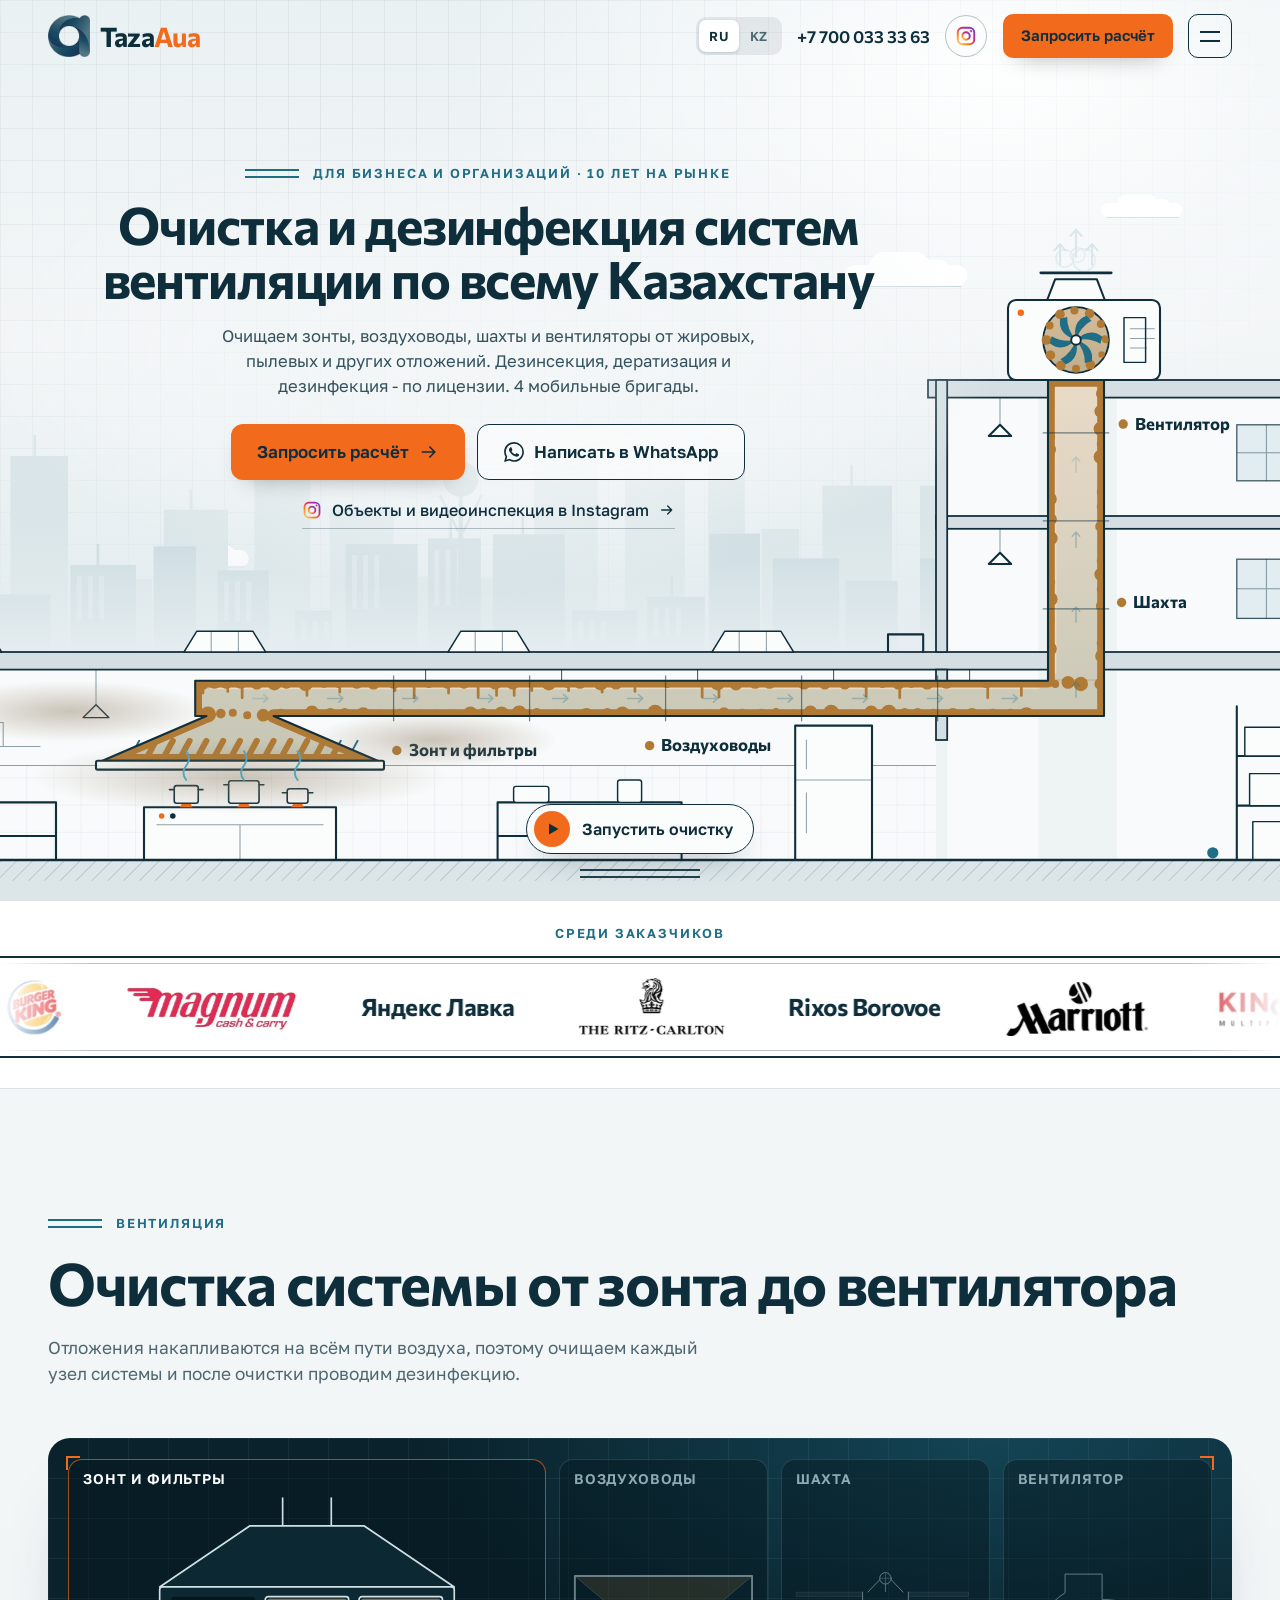
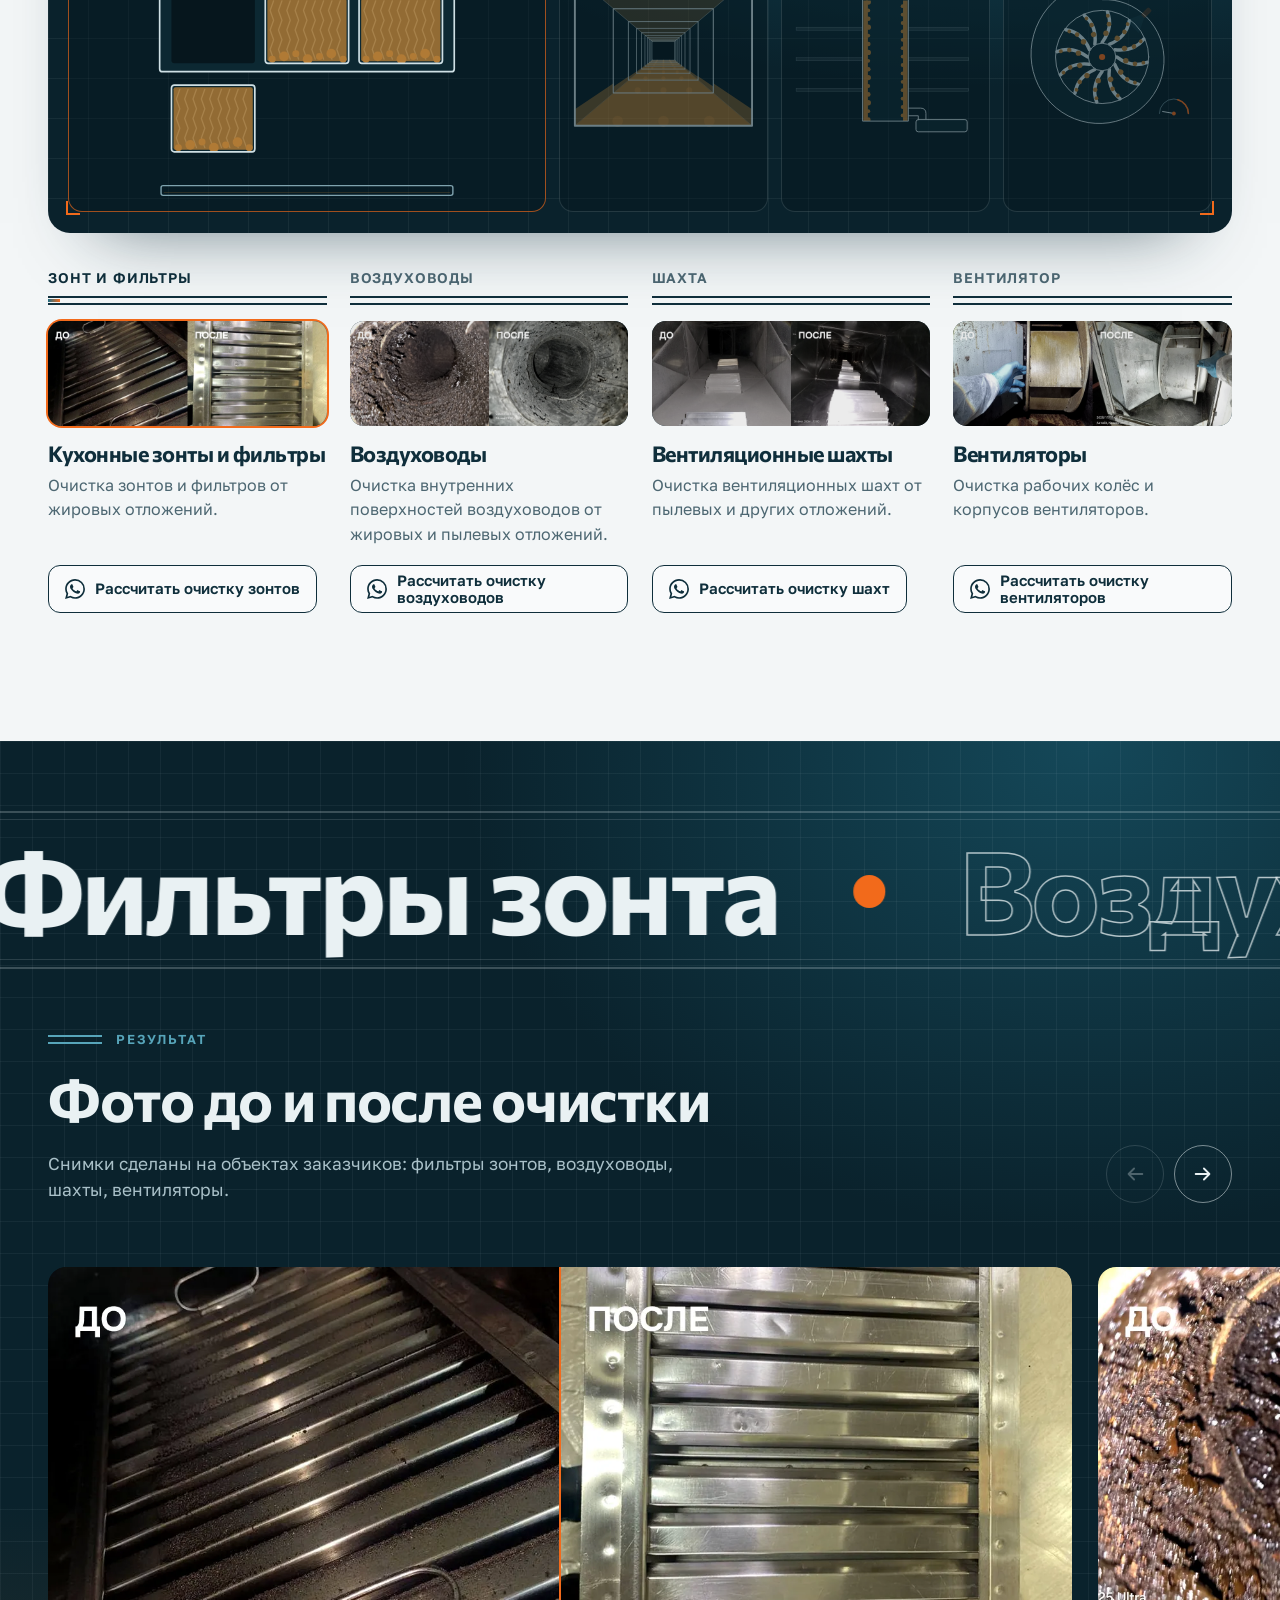
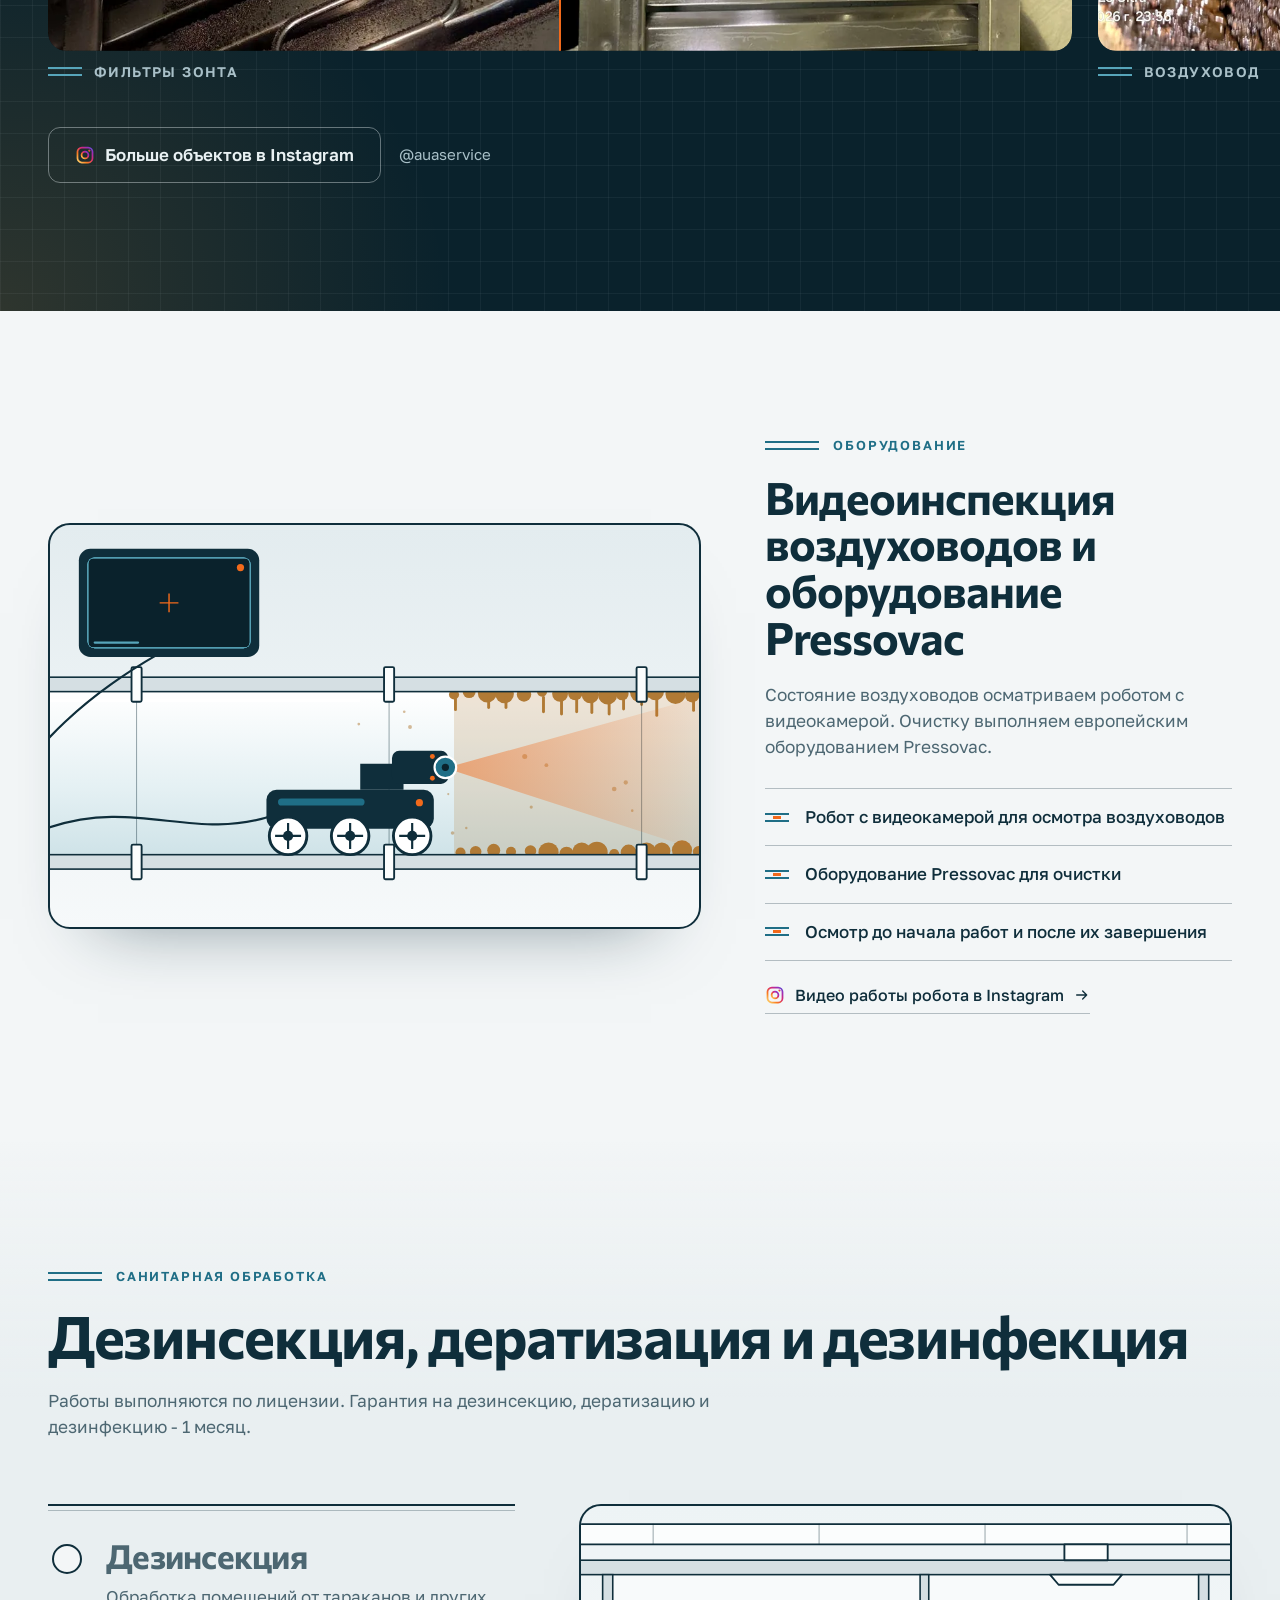
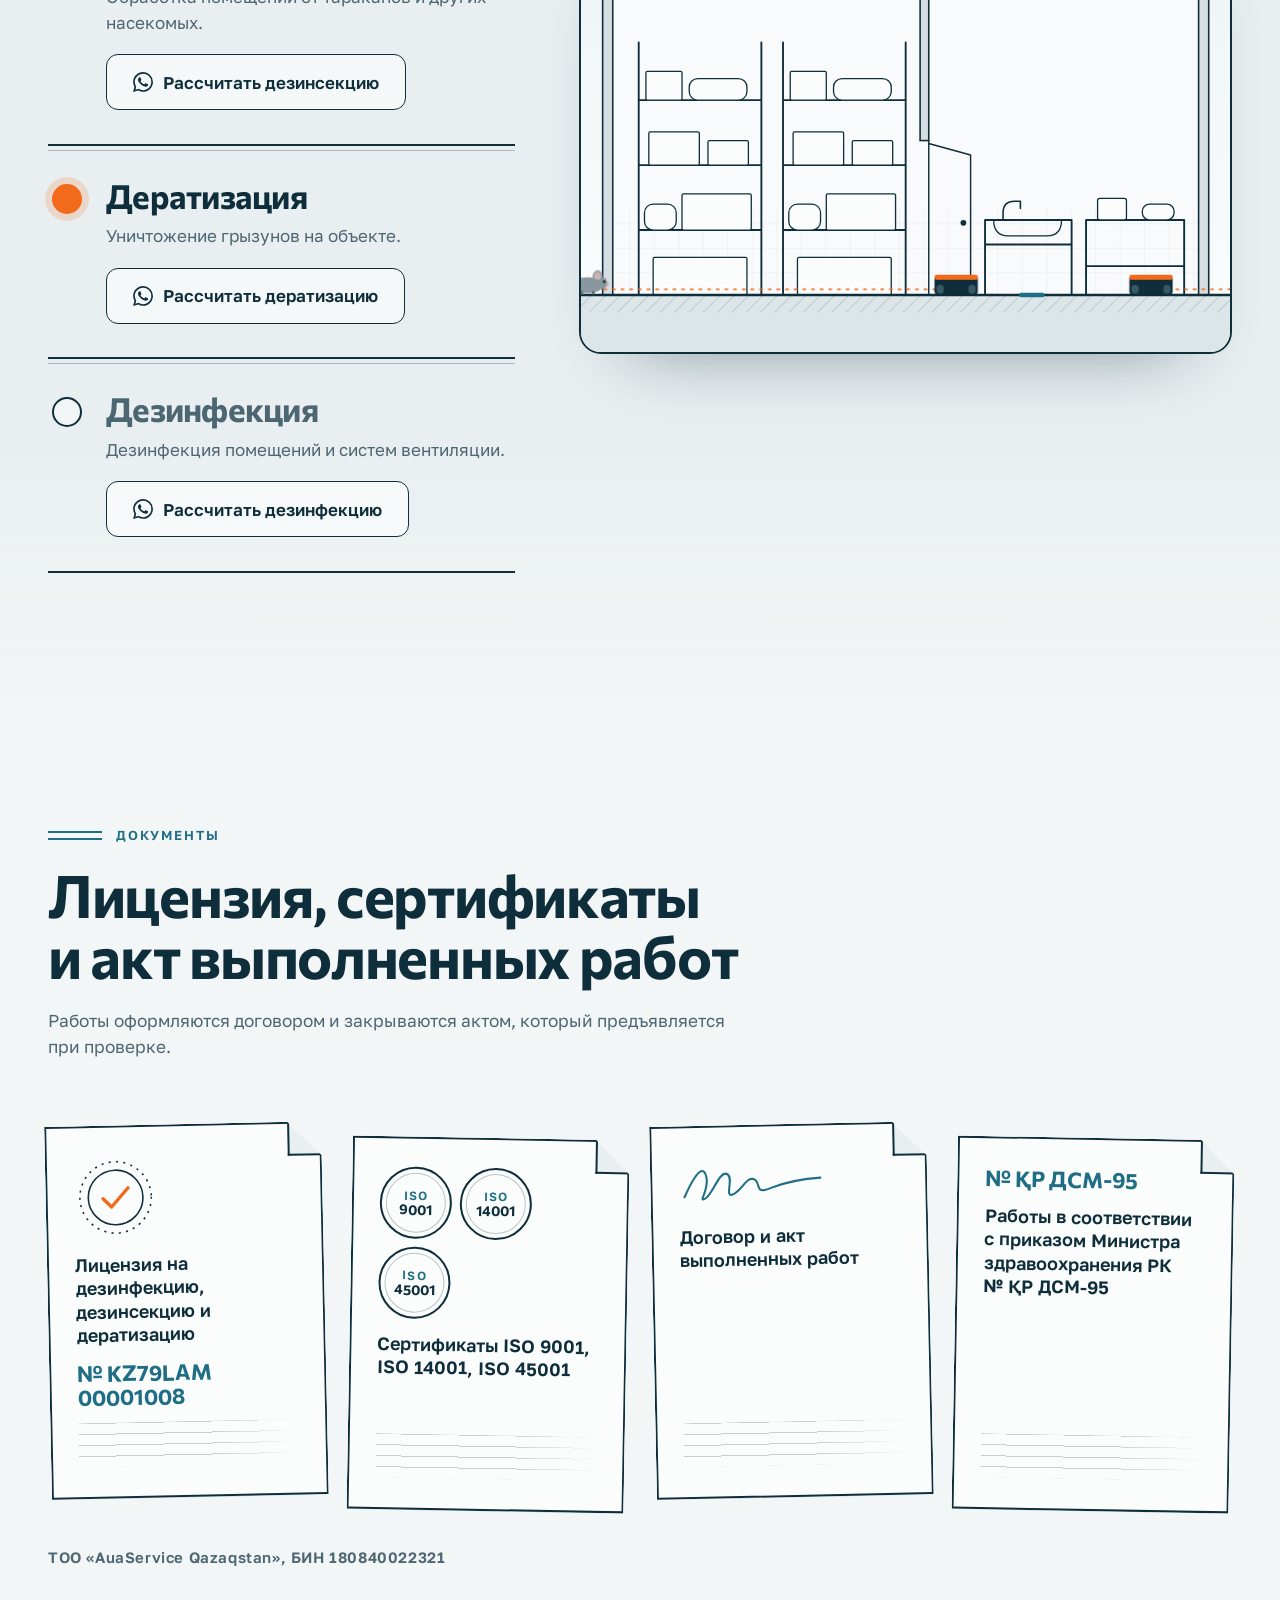
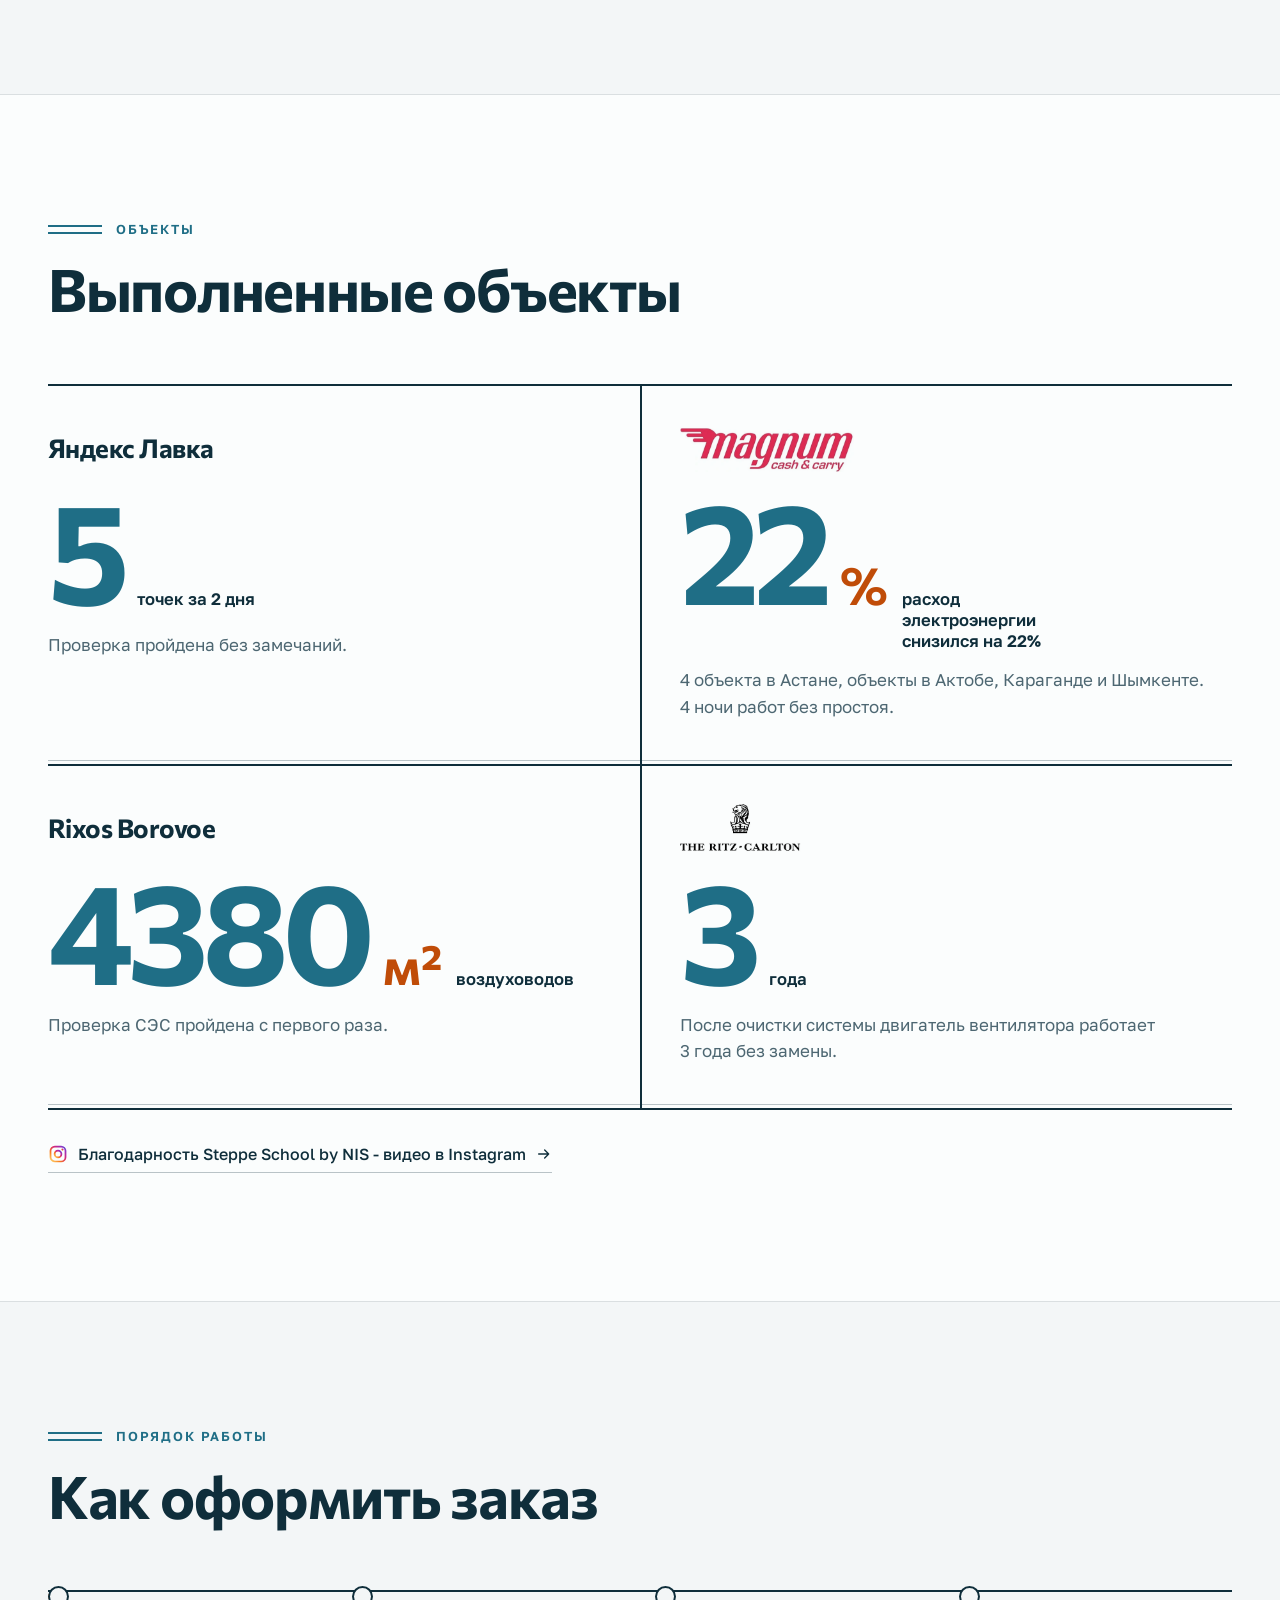
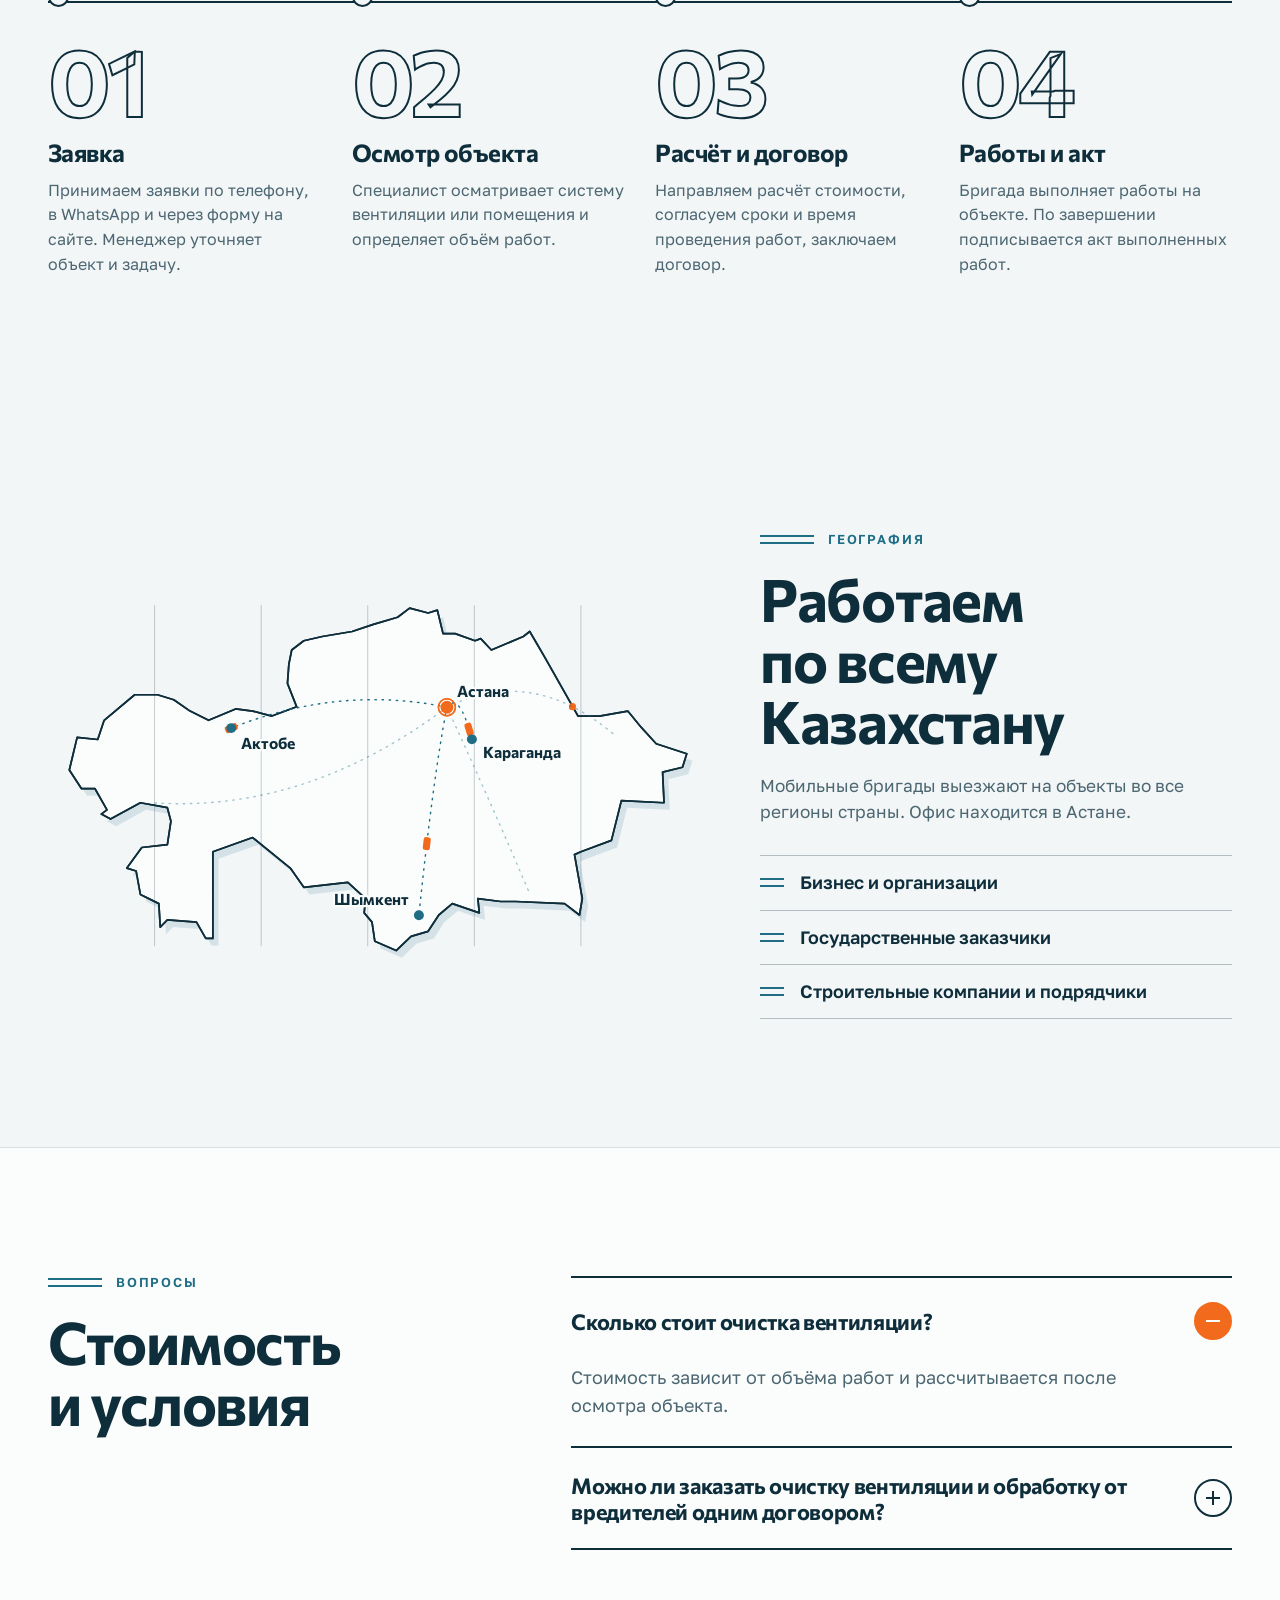
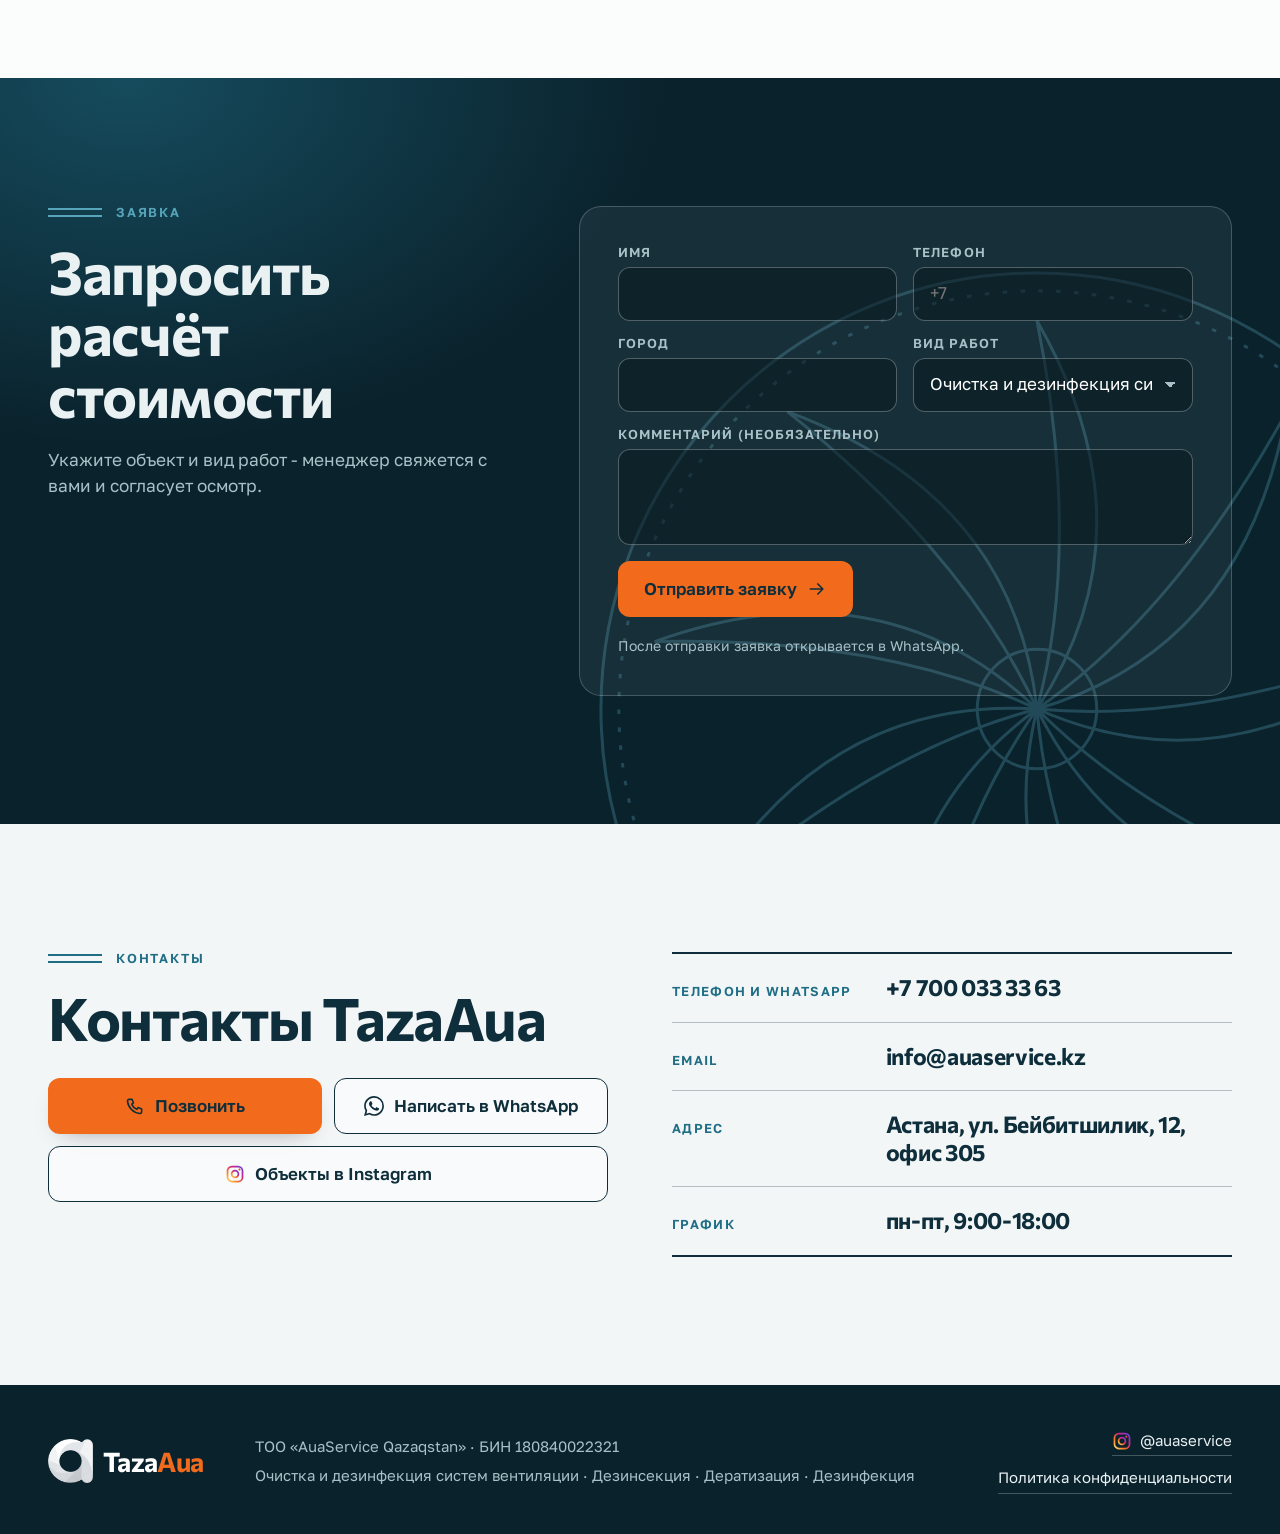
<file: index.html>
<!DOCTYPE html>
<html lang="ru">
<head>
<meta charset="utf-8">
<meta name="viewport" content="width=device-width, initial-scale=1, viewport-fit=cover">
<title>Очистка вентиляции, дезинсекция, дератизация - TazaAua, Казахстан</title>
<meta name="description" content="Очистка и дезинфекция систем вентиляции: зонты, воздуховоды, шахты, вентиляторы. Дезинсекция, дератизация, дезинфекция по лицензии. 4&nbsp;мобильные бригады, весь Казахстан.">
<meta property="og:type" content="website">
<meta property="og:locale" content="ru_KZ">
<meta property="og:title" content="Очистка и дезинфекция систем вентиляции по всему Казахстану">
<meta property="og:description" content="Зонты, воздуховоды, шахты, вентиляторы. Дезинсекция, дератизация и дезинфекция по лицензии. Расчёт после осмотра объекта.">
<meta property="og:url" content="https://songokura.github.io/auaservice/">
<meta property="og:site_name" content="TazaAua">
<meta property="og:image" content="https://songokura.github.io/auaservice/assets/brand/og-tazaaua.jpg">
<meta property="og:image:width" content="1200">
<meta property="og:image:height" content="630">
<meta property="og:image:alt" content="Очистка и дезинфекция систем вентиляции - TazaAua">
<meta name="twitter:card" content="summary_large_image">
<meta name="twitter:title" content="Очистка и дезинфекция систем вентиляции по всему Казахстану">
<meta name="twitter:description" content="Зонты, воздуховоды, шахты, вентиляторы. Дезинсекция, дератизация и дезинфекция по лицензии. Расчёт после осмотра объекта.">
<meta name="twitter:image" content="https://songokura.github.io/auaservice/assets/brand/og-tazaaua.jpg">
<link rel="canonical" href="https://songokura.github.io/auaservice/">
<link rel="alternate" hreflang="ru" href="https://songokura.github.io/auaservice/">
<link rel="alternate" hreflang="x-default" href="https://songokura.github.io/auaservice/">
<meta name="format-detection" content="telephone=no">
<meta name="theme-color" content="#F3F6F7">
<link rel="preconnect" href="https://lead-bot.sultan-askarov-kz.workers.dev">
<link rel="icon" href="favicon.ico" sizes="any">
<link rel="icon" type="image/png" sizes="32x32" href="assets/brand/favicon-32.png">
<link rel="apple-touch-icon" href="assets/brand/apple-touch-icon.png">
<link rel="preload" as="font" type="font/woff2" href="assets/fonts/commissioner-cyrillic.woff2" crossorigin>
<link rel="preload" as="font" type="font/woff2" href="assets/fonts/golos-text-cyrillic.woff2" crossorigin>
<link rel="preload" as="font" type="font/woff2" href="assets/fonts/commissioner-latin.woff2" crossorigin>
<link rel="preload" as="font" type="font/woff2" href="assets/fonts/golos-text-latin.woff2" crossorigin>
<link rel="stylesheet" href="styles.css?v=20261112-4">
<script>document.documentElement.classList.add('pre');setTimeout(function(){document.documentElement.classList.remove('pre')},1200);</script>
<script type="application/ld+json">
{
  "@context": "https://schema.org",
  "@type": "ProfessionalService",
  "@id": "https://songokura.github.io/auaservice/#org",
  "name": "TazaAua",
  "legalName": "ТОО «AuaService Qazaqstan»",
  "description": "Очистка и дезинфекция систем вентиляции: кухонные зонты и фильтры, воздуховоды, шахты, вентиляторы. Дезинсекция, дератизация и дезинфекция по лицензии. 4&nbsp;мобильные бригады, весь Казахстан.",
  "url": "https://songokura.github.io/auaservice/",
  "image": "https://songokura.github.io/auaservice/assets/brand/og-tazaaua.jpg",
  "logo": "https://songokura.github.io/auaservice/assets/brand/tazaaua-mark.png",
  "telephone": "+77000333363",
  "email": "info@auaservice.kz",
  "address": {
    "@type": "PostalAddress",
    "streetAddress": "ул. Бейбитшилик, 12, офис 305",
    "addressLocality": "Астана",
    "addressCountry": "KZ"
  },
  "areaServed": { "@type": "Country", "name": "Казахстан" },
  "openingHoursSpecification": [{
    "@type": "OpeningHoursSpecification",
    "dayOfWeek": ["Monday", "Tuesday", "Wednesday", "Thursday", "Friday"],
    "opens": "09:00",
    "closes": "18:00"
  }],
  "sameAs": ["https://www.instagram.com/auaservice/"],
  "hasOfferCatalog": {
    "@type": "OfferCatalog",
    "name": "Услуги",
    "itemListElement": [
      { "@type": "Offer", "itemOffered": { "@type": "Service", "name": "Очистка и дезинфекция систем вентиляции" } },
      { "@type": "Offer", "itemOffered": { "@type": "Service", "name": "Дезинсекция" } },
      { "@type": "Offer", "itemOffered": { "@type": "Service", "name": "Дератизация" } },
      { "@type": "Offer", "itemOffered": { "@type": "Service", "name": "Дезинфекция" } }
    ]
  }
}
</script>
<script src="https://lead-bot.sultan-askarov-kz.workers.dev/t.js" data-site="auaservice" defer></script>
</head>
<body>
<a class="skip" href="#hero" data-i18n="skip">К содержанию</a>

<svg width="0" height="0" style="position:absolute" aria-hidden="true" focusable="false">
  <defs>
    <linearGradient id="ig-g" x1="0" y1="1" x2="1" y2="0"><stop offset="0" stop-color="#FEDA75"/><stop offset=".3" stop-color="#FA7E1E"/><stop offset=".6" stop-color="#D62976"/><stop offset=".85" stop-color="#962FBF"/><stop offset="1" stop-color="#4F5BD5"/></linearGradient>
    <symbol id="ic-ig" viewBox="0 0 24 24"><g fill="none" stroke="url(#ig-g)" stroke-width="2.1"><rect x="3" y="3" width="18" height="18" rx="5.2"/><circle cx="12" cy="12" r="4.1"/></g><circle cx="17.3" cy="6.7" r="1.35" fill="url(#ig-g)"/></symbol>
    <symbol id="ic-wa" viewBox="0 0 24 24"><path fill="currentColor" d="M17.472 14.382c-.297-.149-1.758-.867-2.03-.967-.273-.099-.471-.148-.67.15-.197.297-.767.966-.94 1.164-.173.199-.347.223-.644.075-.297-.15-1.255-.463-2.39-1.475-.883-.788-1.48-1.761-1.653-2.059-.173-.297-.018-.458.13-.606.134-.133.298-.347.446-.52.149-.174.198-.298.298-.497.099-.198.05-.371-.025-.52-.075-.149-.669-1.612-.916-2.207-.242-.579-.487-.5-.669-.51-.173-.008-.371-.01-.57-.01-.198 0-.52.074-.792.372-.272.297-1.04 1.016-1.04 2.479 0 1.462 1.065 2.875 1.213 3.074.149.198 2.096 3.2 5.077 4.487.709.306 1.262.489 1.694.625.712.227 1.36.195 1.871.118.571-.085 1.758-.719 2.006-1.413.248-.694.248-1.289.173-1.413-.074-.124-.272-.198-.57-.347m-5.421 7.403h-.004a9.87 9.87 0 0 1-5.031-1.378l-.361-.214-3.741.982.998-3.648-.235-.374a9.86 9.86 0 0 1-1.51-5.26c.001-5.45 4.436-9.884 9.888-9.884 2.64 0 5.122 1.03 6.988 2.898a9.825 9.825 0 0 1 2.893 6.994c-.003 5.45-4.437 9.884-9.885 9.884m8.413-18.297A11.815 11.815 0 0 0 12.05 0C5.495 0 .16 5.335.157 11.892c0 2.096.547 4.142 1.588 5.945L.057 24l6.305-1.654a11.882 11.882 0 0 0 5.683 1.448h.005c6.554 0 11.89-5.335 11.893-11.893a11.821 11.821 0 0 0-3.48-8.413Z"/></symbol>
    <symbol id="ic-tel" viewBox="0 0 24 24"><path fill="none" stroke="currentColor" stroke-width="1.9" stroke-linecap="round" stroke-linejoin="round" d="M5 4h3.5l1.7 4.3-2.2 1.5a11.5 11.5 0 0 0 6.2 6.2l1.5-2.2L20 15.5V19a2 2 0 0 1-2.2 2A16.5 16.5 0 0 1 3 6.2 2 2 0 0 1 5 4z"/></symbol>
    <symbol id="ic-arr" viewBox="0 0 24 24"><path fill="none" stroke="currentColor" stroke-width="2" stroke-linecap="round" stroke-linejoin="round" d="M4 12h15M13 6l6 6-6 6"/></symbol>
  </defs>
</svg>

<header class="hdr" id="top">
  <div class="hdr-in">
    <a class="logo" href="#top" aria-label="TazaAua"><img src="assets/brand/tazaaua-mark.webp" width="107" height="108" alt=""><span class="logo-t">Taza<b>Aua</b></span></a>
    <nav class="nav" aria-label="Разделы">
      <a href="#ventilyaciya" data-i18n="nav.vent">Вентиляция</a>
      <a href="#rezultat" data-i18n="nav.res">Результат</a>
      <a href="#ddd" data-i18n="nav.ddd">Дезинсекция и дератизация</a>
      <a href="#dokumenty" data-i18n="nav.docs">Документы</a>
      <a href="#obekty" data-i18n="nav.obj">Объекты</a>
      <a href="#kontakty" data-i18n="nav.cont">Контакты</a>
    </nav>
    <div class="hdr-r">
      <div class="lang" role="group" aria-label="Язык">
        <button type="button" data-lang="ru" aria-pressed="true">RU</button>
        <button type="button" data-lang="kk" aria-pressed="false">KZ</button>
      </div>
      <a class="hdr-tel" href="tel:+77000333363">+7 700 033 33 63</a>
      <a class="hdr-ig" href="https://www.instagram.com/auaservice/" target="_blank" rel="noopener" aria-label="Instagram"><svg width="22" height="22"><use href="#ic-ig"/></svg></a>
      <a class="btn btn-accent btn-sm hdr-cta" href="#zayavka" data-i18n="cta.calc">Запросить расчёт</a>
      <button class="burger" type="button" aria-label="Меню" aria-expanded="false"><i></i><i></i></button>
    </div>
  </div>
</header>

<div class="mmenu" id="mmenu" hidden>
  <nav>
    <a href="#ventilyaciya" data-i18n="nav.vent">Вентиляция</a>
    <a href="#rezultat" data-i18n="nav.res">Результат</a>
    <a href="#ddd" data-i18n="nav.ddd">Дезинсекция и дератизация</a>
    <a href="#dokumenty" data-i18n="nav.docs">Документы</a>
    <a href="#obekty" data-i18n="nav.obj">Объекты</a>
    <a href="#kontakty" data-i18n="nav.cont">Контакты</a>
  </nav>
  <div class="mmenu-btns">
    <a class="btn btn-accent" href="tel:+77000333363"><svg width="20" height="20"><use href="#ic-tel"/></svg><span data-i18n="cta.call">Позвонить</span></a>
    <a class="btn btn-line" href="https://wa.me/77000333363?text=%D0%97%D0%B4%D1%80%D0%B0%D0%B2%D1%81%D1%82%D0%B2%D1%83%D0%B9%D1%82%D0%B5%21%20%D0%9D%D1%83%D0%B6%D0%B5%D0%BD%20%D1%80%D0%B0%D1%81%D1%87%D1%91%D1%82%20%D1%81%D1%82%D0%BE%D0%B8%D0%BC%D0%BE%D1%81%D1%82%D0%B8%20%D1%80%D0%B0%D0%B1%D0%BE%D1%82.%20%D0%9E%D0%B1%D1%8A%D0%B5%D0%BA%D1%82%3A%20" target="_blank" rel="noopener"><svg width="20" height="20"><use href="#ic-wa"/></svg><span>WhatsApp</span></a>
    <a class="btn btn-line" href="https://www.instagram.com/auaservice/" target="_blank" rel="noopener"><svg width="20" height="20"><use href="#ic-ig"/></svg><span>Instagram</span></a>
  </div>
</div>

<main>

<!-- 1. Герой -->
<section class="hero-wrap" id="hero">
  <div class="hero">
    <div class="hero-sky" aria-hidden="true"></div>
    <div class="scene" id="heroScene" aria-hidden="true"></div>
    <div class="hero-txt">
      <p class="kicker"><i class="duct"></i><span data-i18n="hero.kicker">Для бизнеса и организаций · 10&nbsp;лет на рынке</span></p>
      <h1 data-i18n="hero.h1">Очистка и дезинфекция систем вентиляции по всему Казахстану</h1>
      <p class="lead" data-i18n="hero.lead">Очищаем зонты, воздуховоды, шахты и вентиляторы от жировых, пылевых и других отложений. Дезинсекция, дератизация и дезинфекция - по лицензии. 4&nbsp;мобильные бригады.</p>
      <div class="btns">
        <a class="btn btn-accent" href="#zayavka"><span data-i18n="cta.calc">Запросить расчёт</span><svg width="20" height="20"><use href="#ic-arr"/></svg></a>
        <a class="btn btn-line" href="https://wa.me/77000333363?text=%D0%97%D0%B4%D1%80%D0%B0%D0%B2%D1%81%D1%82%D0%B2%D1%83%D0%B9%D1%82%D0%B5%21%20%D0%9D%D1%83%D0%B6%D0%B5%D0%BD%20%D1%80%D0%B0%D1%81%D1%87%D1%91%D1%82%20%D1%81%D1%82%D0%BE%D0%B8%D0%BC%D0%BE%D1%81%D1%82%D0%B8%20%D1%80%D0%B0%D0%B1%D0%BE%D1%82.%20%D0%9E%D0%B1%D1%8A%D0%B5%D0%BA%D1%82%3A%20" target="_blank" rel="noopener"><svg width="20" height="20"><use href="#ic-wa"/></svg><span data-i18n="cta.wa">Написать в WhatsApp</span></a>
      </div>
      <a class="ig-link" href="https://www.instagram.com/auaservice/" target="_blank" rel="noopener"><svg width="20" height="20"><use href="#ic-ig"/></svg><span data-i18n="hero.ig">Объекты и видеоинспекция в Instagram</span><svg class="arr" width="16" height="16"><use href="#ic-arr"/></svg></a>
    </div>
    <button class="hero-play" type="button"><i class="hp-ic" aria-hidden="true"><svg width="14" height="14" viewBox="0 0 14 14"><path d="M3 1.5v11l9.5-5.5z" fill="currentColor"/></svg></i><span data-i18n="hero.play">Запустить очистку</span><span data-i18n="hero.replay" hidden>Смотреть ещё раз</span></button>
    <div class="hero-meter" aria-hidden="true"><i></i></div>
  </div>
</section>

<!-- 2. Клиенты -->
<section class="clients" aria-label="Заказчики">
  <p class="clients-cap" data-i18n="cl.cap">Среди заказчиков</p>
  <div class="cl-duct">
    <div class="cl-track" id="clTrack">
      <div class="cl-set">
        <span class="cl"><img src="assets/clients/burger-king.webp" width="140" height="138" alt="Burger King" loading="lazy"></span>
        <span class="cl"><img src="assets/clients/magnum.webp" width="544" height="150" alt="Magnum" loading="lazy"></span>
        <span class="cl cl-txt">Яндекс Лавка</span>
        <span class="cl"><img src="assets/clients/ritz-carlton.webp" width="374" height="150" alt="The Ritz-Carlton" loading="lazy"></span>
        <span class="cl cl-txt">Rixos Borovoe</span>
        <span class="cl"><img src="assets/clients/marriott.webp" width="376" height="150" alt="Marriott" loading="lazy"></span>
        <span class="cl"><img src="assets/clients/kinopark.webp" width="200" height="57" alt="Kinopark" loading="lazy"></span>
        <span class="cl"><img src="assets/clients/tengizchevroil.webp" width="149" height="150" alt="Tengizchevroil" loading="lazy"></span>
        <span class="cl"><img src="assets/clients/ncoc.webp" width="150" height="150" alt="NCOC" loading="lazy"></span>
        <span class="cl cl-txt">KazTransOil</span>
        <span class="cl"><img src="assets/clients/aitas.webp" width="199" height="78" alt="Aitas" loading="lazy"></span>
        <span class="cl"><img src="assets/clients/keruencity.webp" width="151" height="130" alt="Keruencity" loading="lazy"></span>
        <span class="cl"><img src="assets/clients/yildirim.webp" width="197" height="149" alt="Yildirim" loading="lazy"></span>
        <span class="cl"><img src="assets/clients/coffee-boom.webp" width="225" height="150" alt="Coffee Boom" loading="lazy"></span>
      </div>
    </div>
  </div>
</section>

<!-- 3. Вентиляция по узлам -->
<section class="vent" id="ventilyaciya">
  <div class="wrap sec-head">
    <p class="kicker"><i class="duct"></i><span data-i18n="vent.kicker">Вентиляция</span></p>
    <h2 data-i18n="vent.h2">Очистка системы от зонта до вентилятора</h2>
    <p class="lead" data-i18n="vent.lead">Отложения накапливаются на всём пути воздуха, поэтому очищаем каждый узел системы и после очистки проводим дезинфекцию.</p>
  </div>
    <div class="wrap vnt">
    <span class="tour-a" id="zonty"></span><span class="tour-a" id="vozduhovody"></span><span class="tour-a" id="shahty"></span><span class="tour-a" id="ventilyatory"></span>
    <div class="vnt-board"><div class="vnt-scheme" id="ventScheme" aria-hidden="true"></div><span class="tick tl"></span><span class="tick tr"></span><span class="tick bl"></span><span class="tick br"></span></div>
    <ol class="vnt-cards">
      <li class="vc is-on" data-i="0">
        <button class="vc-tab" type="button" aria-pressed="true"><span data-i18n="sc.hood">Зонт и фильтры</span><i class="vc-bar"><b></b></i></button>
        <div class="vc-body">
          <figure class="vc-ph"><img src="[data-uri]" data-src="assets/photos/foto-26.webp" width="1600" height="600" loading="lazy" alt="Фильтры кухонного зонта до и после очистки"></figure>
          <h3 data-i18n="vent.s1.t">Кухонные зонты и фильтры</h3>
          <p data-i18n="vent.s1.d">Очистка зонтов и фильтров от жировых отложений.</p>
          <a class="btn btn-line" href="https://wa.me/77000333363?text=%D0%97%D0%B4%D1%80%D0%B0%D0%B2%D1%81%D1%82%D0%B2%D1%83%D0%B9%D1%82%D0%B5%21%20%D0%9D%D1%83%D0%B6%D0%B5%D0%BD%20%D1%80%D0%B0%D1%81%D1%87%D1%91%D1%82%20%D0%BE%D1%87%D0%B8%D1%81%D1%82%D0%BA%D0%B8%20%D0%B2%D0%B5%D0%BD%D1%82%D0%B8%D0%BB%D1%8F%D1%86%D0%B8%D0%B8.%0A%D0%A3%D0%B7%D0%B5%D0%BB%3A%20%D0%9A%D1%83%D1%85%D0%BE%D0%BD%D0%BD%D1%8B%D0%B5%20%D0%B7%D0%BE%D0%BD%D1%82%D1%8B%20%D0%B8%20%D1%84%D0%B8%D0%BB%D1%8C%D1%82%D1%80%D1%8B%0A%D0%9E%D0%B1%D1%8A%D0%B5%D0%BA%D1%82%3A%20" target="_blank" rel="noopener"><svg width="20" height="20"><use href="#ic-wa"/></svg><span data-i18n="vent.s1.b">Рассчитать очистку зонтов</span></a>
        </div>
      </li>
      <li class="vc" data-i="1">
        <button class="vc-tab" type="button" aria-pressed="false"><span data-i18n="sc.duct">Воздуховоды</span><i class="vc-bar"><b></b></i></button>
        <div class="vc-body">
          <figure class="vc-ph"><img src="[data-uri]" data-src="assets/photos/foto-13.webp" width="1600" height="600" loading="lazy" alt="Воздуховод до и после очистки"></figure>
          <h3 data-i18n="vent.s2.t">Воздуховоды</h3>
          <p data-i18n="vent.s2.d">Очистка внутренних поверхностей воздуховодов от жировых и пылевых отложений.</p>
          <a class="btn btn-line" href="https://wa.me/77000333363?text=%D0%97%D0%B4%D1%80%D0%B0%D0%B2%D1%81%D1%82%D0%B2%D1%83%D0%B9%D1%82%D0%B5%21%20%D0%9D%D1%83%D0%B6%D0%B5%D0%BD%20%D1%80%D0%B0%D1%81%D1%87%D1%91%D1%82%20%D0%BE%D1%87%D0%B8%D1%81%D1%82%D0%BA%D0%B8%20%D0%B2%D0%B5%D0%BD%D1%82%D0%B8%D0%BB%D1%8F%D1%86%D0%B8%D0%B8.%0A%D0%A3%D0%B7%D0%B5%D0%BB%3A%20%D0%92%D0%BE%D0%B7%D0%B4%D1%83%D1%85%D0%BE%D0%B2%D0%BE%D0%B4%D1%8B%0A%D0%9E%D0%B1%D1%8A%D0%B5%D0%BA%D1%82%3A%20" target="_blank" rel="noopener"><svg width="20" height="20"><use href="#ic-wa"/></svg><span data-i18n="vent.s2.b">Рассчитать очистку воздуховодов</span></a>
        </div>
      </li>
      <li class="vc" data-i="2">
        <button class="vc-tab" type="button" aria-pressed="false"><span data-i18n="sc.shaft">Шахта</span><i class="vc-bar"><b></b></i></button>
        <div class="vc-body">
          <figure class="vc-ph"><img src="[data-uri]" data-src="assets/photos/foto-18.webp" width="1600" height="600" loading="lazy" alt="Вентиляционная шахта до и после очистки"></figure>
          <h3 data-i18n="vent.s3.t">Вентиляционные шахты</h3>
          <p data-i18n="vent.s3.d">Очистка вентиляционных шахт от пылевых и других отложений.</p>
          <a class="btn btn-line" href="https://wa.me/77000333363?text=%D0%97%D0%B4%D1%80%D0%B0%D0%B2%D1%81%D1%82%D0%B2%D1%83%D0%B9%D1%82%D0%B5%21%20%D0%9D%D1%83%D0%B6%D0%B5%D0%BD%20%D1%80%D0%B0%D1%81%D1%87%D1%91%D1%82%20%D0%BE%D1%87%D0%B8%D1%81%D1%82%D0%BA%D0%B8%20%D0%B2%D0%B5%D0%BD%D1%82%D0%B8%D0%BB%D1%8F%D1%86%D0%B8%D0%B8.%0A%D0%A3%D0%B7%D0%B5%D0%BB%3A%20%D0%92%D0%B5%D0%BD%D1%82%D0%B8%D0%BB%D1%8F%D1%86%D0%B8%D0%BE%D0%BD%D0%BD%D1%8B%D0%B5%20%D1%88%D0%B0%D1%85%D1%82%D1%8B%0A%D0%9E%D0%B1%D1%8A%D0%B5%D0%BA%D1%82%3A%20" target="_blank" rel="noopener"><svg width="20" height="20"><use href="#ic-wa"/></svg><span data-i18n="vent.s3.b">Рассчитать очистку шахт</span></a>
        </div>
      </li>
      <li class="vc" data-i="3">
        <button class="vc-tab" type="button" aria-pressed="false"><span data-i18n="sc.fan">Вентилятор</span><i class="vc-bar"><b></b></i></button>
        <div class="vc-body">
          <figure class="vc-ph"><img src="[data-uri]" data-src="assets/photos/foto-21.webp" width="1600" height="600" loading="lazy" alt="Вентилятор до и после очистки"></figure>
          <h3 data-i18n="vent.s4.t">Вентиляторы</h3>
          <p data-i18n="vent.s4.d">Очистка рабочих колёс и корпусов вентиляторов.</p>
          <a class="btn btn-line" href="https://wa.me/77000333363?text=%D0%97%D0%B4%D1%80%D0%B0%D0%B2%D1%81%D1%82%D0%B2%D1%83%D0%B9%D1%82%D0%B5%21%20%D0%9D%D1%83%D0%B6%D0%B5%D0%BD%20%D1%80%D0%B0%D1%81%D1%87%D1%91%D1%82%20%D0%BE%D1%87%D0%B8%D1%81%D1%82%D0%BA%D0%B8%20%D0%B2%D0%B5%D0%BD%D1%82%D0%B8%D0%BB%D1%8F%D1%86%D0%B8%D0%B8.%0A%D0%A3%D0%B7%D0%B5%D0%BB%3A%20%D0%92%D0%B5%D0%BD%D1%82%D0%B8%D0%BB%D1%8F%D1%82%D0%BE%D1%80%D1%8B%0A%D0%9E%D0%B1%D1%8A%D0%B5%D0%BA%D1%82%3A%20" target="_blank" rel="noopener"><svg width="20" height="20"><use href="#ic-wa"/></svg><span data-i18n="vent.s4.b">Рассчитать очистку вентиляторов</span></a>
        </div>
      </li>
    </ol>
  </div>
</section>

<!-- 4. Результат -->
<section class="res dark" id="rezultat">
  <div class="res-marq" aria-hidden="true"><div class="marq" data-marq>
    <span data-i18n="res.c.filters">Фильтры зонта</span><span class="o" data-i18n="res.c.duct">Воздуховод</span><span data-i18n="res.c.shaft">Шахта</span><span class="o" data-i18n="res.c.fan">Вентилятор</span><span data-i18n="res.c.grilles">Решётки</span><span class="o" data-i18n="res.before">До</span><span data-i18n="res.after">После</span>
  </div></div>
  <div class="wrap sec-head head-row">
    <div>
      <p class="kicker"><i class="duct"></i><span data-i18n="res.kicker">Результат</span></p>
      <h2 data-i18n="res.h2">Фото до и после очистки</h2>
      <p class="lead" data-i18n="res.lead">Снимки сделаны на объектах заказчиков: фильтры зонтов, воздуховоды, шахты, вентиляторы.</p>
    </div>
    <div class="arrows">
      <button type="button" class="arw prev" aria-label="Назад" disabled><svg width="22" height="22"><use href="#ic-arr"/></svg></button>
      <button type="button" class="arw next" aria-label="Вперёд"><svg width="22" height="22"><use href="#ic-arr"/></svg></button>
    </div>
  </div>
  <div class="strip" id="strip" tabindex="0">
    <figure class="shot"><div class="shot-img"><img src="[data-uri]" data-src="assets/photos/foto-26.webp" width="1600" height="600" loading="lazy" alt="Фильтры кухонного зонта до и после очистки"></div><figcaption data-i18n="res.c.filters">Фильтры зонта</figcaption></figure>
    <figure class="shot"><div class="shot-img"><img src="[data-uri]" data-src="assets/photos/foto-13.webp" width="1600" height="600" loading="lazy" alt="Воздуховод до и после очистки"></div><figcaption data-i18n="res.c.duct">Воздуховод</figcaption></figure>
    <figure class="shot"><div class="shot-img"><img src="[data-uri]" data-src="assets/photos/foto-18.webp" width="1600" height="600" loading="lazy" alt="Вентиляционная шахта до и после очистки"></div><figcaption data-i18n="res.c.shaft">Шахта</figcaption></figure>
    <figure class="shot"><div class="shot-img"><img src="[data-uri]" data-src="assets/photos/foto-21.webp" width="1600" height="600" loading="lazy" alt="Вентилятор до и после очистки"></div><figcaption data-i18n="res.c.fan">Вентилятор</figcaption></figure>
    <figure class="shot"><div class="shot-img"><img src="[data-uri]" data-src="assets/photos/foto-22.webp" width="1600" height="600" loading="lazy" alt="Решётки до и после очистки"></div><figcaption data-i18n="res.c.grilles">Решётки</figcaption></figure>
    <figure class="shot"><div class="shot-img"><img src="[data-uri]" data-src="assets/photos/foto-49.webp" width="1600" height="600" loading="lazy" alt="Фильтры зонта до и после очистки"></div><figcaption data-i18n="res.c.filters">Фильтры зонта</figcaption></figure>
    <figure class="shot"><div class="shot-img"><img src="[data-uri]" data-src="assets/photos/foto-35.webp" width="1600" height="600" loading="lazy" alt="Воздуховод до и после очистки"></div><figcaption data-i18n="res.c.duct">Воздуховод</figcaption></figure>
    <figure class="shot"><div class="shot-img"><img src="[data-uri]" data-src="assets/photos/foto-23.webp" width="1600" height="600" loading="lazy" alt="Воздуховод до и после очистки"></div><figcaption data-i18n="res.c.duct">Воздуховод</figcaption></figure>
    <figure class="shot"><div class="shot-img"><img src="[data-uri]" data-src="assets/photos/foto-30.webp" width="1600" height="600" loading="lazy" alt="Вентилятор до и после очистки"></div><figcaption data-i18n="res.c.fan">Вентилятор</figcaption></figure>
    <figure class="shot"><div class="shot-img"><img src="[data-uri]" data-src="assets/photos/foto-20.webp" width="1600" height="600" loading="lazy" alt="Воздуховод до и после очистки"></div><figcaption data-i18n="res.c.duct">Воздуховод</figcaption></figure>
    <figure class="shot"><div class="shot-img"><img src="[data-uri]" data-src="assets/photos/foto-34.webp" width="1600" height="600" loading="lazy" alt="Вентиляционная шахта до и после очистки"></div><figcaption data-i18n="res.c.shaft">Шахта</figcaption></figure>
  </div>
  <div class="wrap res-foot">
    <a class="btn btn-ghost" href="https://www.instagram.com/auaservice/" target="_blank" rel="noopener"><svg width="20" height="20"><use href="#ic-ig"/></svg><span data-i18n="res.ig">Больше объектов в Instagram</span></a>
    <span class="ig-nick">@auaservice</span>
  </div>
</section>

<!-- 5. Видеоинспекция -->
<section class="insp" id="videoinspekciya">
  <div class="wrap insp-grid">
    <div class="insp-art" id="robotScene" aria-hidden="true"></div>
    <div class="insp-txt">
      <p class="kicker"><i class="duct"></i><span data-i18n="insp.kicker">Оборудование</span></p>
      <h2 data-i18n="insp.h2">Видеоинспекция воздуховодов и оборудование Pressovac</h2>
      <p class="lead" data-i18n="insp.lead">Состояние воздуховодов осматриваем роботом с видеокамерой. Очистку выполняем европейским оборудованием Pressovac.</p>
      <ul class="ticks">
        <li data-i18n="insp.p1">Робот с видеокамерой для осмотра воздуховодов</li>
        <li data-i18n="insp.p2">Оборудование Pressovac для очистки</li>
        <li data-i18n="insp.p3">Осмотр до начала работ и после их завершения</li>
      </ul>
      <a class="ig-link" href="https://www.instagram.com/p/DetfuuGtFpV/" target="_blank" rel="noopener"><svg width="20" height="20"><use href="#ic-ig"/></svg><span data-i18n="insp.ig">Видео работы робота в Instagram</span><svg class="arr" width="16" height="16"><use href="#ic-arr"/></svg></a>
    </div>
  </div>
</section>

<!-- 6. ДДД -->
<section class="ddd" id="ddd">
  <div class="wrap sec-head">
    <p class="kicker"><i class="duct"></i><span data-i18n="ddd.kicker">Санитарная обработка</span></p>
    <h2 data-i18n="ddd.h2">Дезинсекция, дератизация и дезинфекция</h2>
    <p class="lead" data-i18n="ddd.lead">Работы выполняются по лицензии. Гарантия на дезинсекцию, дератизацию и дезинфекцию - 1&nbsp;месяц.</p>
  </div>
  <div class="wrap ddd-grid">
    <div class="ddd-list">
      <article class="dcard is-on" id="dezinsekciya" data-k="ins">
        <span class="dmark"></span>
        <h3 data-i18n="ddd.s1.t">Дезинсекция</h3>
        <p data-i18n="ddd.s1.d">Обработка помещений от тараканов и других насекомых.</p>
        <a class="btn btn-line" href="https://wa.me/77000333363?text=%D0%97%D0%B4%D1%80%D0%B0%D0%B2%D1%81%D1%82%D0%B2%D1%83%D0%B9%D1%82%D0%B5%21%20%D0%9D%D1%83%D0%B6%D0%B5%D0%BD%20%D1%80%D0%B0%D1%81%D1%87%D1%91%D1%82%3A%20%D0%94%D0%B5%D0%B7%D0%B8%D0%BD%D1%81%D0%B5%D0%BA%D1%86%D0%B8%D1%8F.%0A%D0%9E%D0%B1%D1%8A%D0%B5%D0%BA%D1%82%3A%20" target="_blank" rel="noopener"><svg width="20" height="20"><use href="#ic-wa"/></svg><span data-i18n="ddd.s1.b">Рассчитать дезинсекцию</span></a>
      </article>
      <article class="dcard" id="deratizaciya" data-k="rat">
        <span class="dmark"></span>
        <h3 data-i18n="ddd.s2.t">Дератизация</h3>
        <p data-i18n="ddd.s2.d">Уничтожение грызунов на объекте.</p>
        <a class="btn btn-line" href="https://wa.me/77000333363?text=%D0%97%D0%B4%D1%80%D0%B0%D0%B2%D1%81%D1%82%D0%B2%D1%83%D0%B9%D1%82%D0%B5%21%20%D0%9D%D1%83%D0%B6%D0%B5%D0%BD%20%D1%80%D0%B0%D1%81%D1%87%D1%91%D1%82%3A%20%D0%94%D0%B5%D1%80%D0%B0%D1%82%D0%B8%D0%B7%D0%B0%D1%86%D0%B8%D1%8F.%0A%D0%9E%D0%B1%D1%8A%D0%B5%D0%BA%D1%82%3A%20" target="_blank" rel="noopener"><svg width="20" height="20"><use href="#ic-wa"/></svg><span data-i18n="ddd.s2.b">Рассчитать дератизацию</span></a>
      </article>
      <article class="dcard" id="dezinfekciya" data-k="dis">
        <span class="dmark"></span>
        <h3 data-i18n="ddd.s3.t">Дезинфекция</h3>
        <p data-i18n="ddd.s3.d">Дезинфекция помещений и систем вентиляции.</p>
        <a class="btn btn-line" href="https://wa.me/77000333363?text=%D0%97%D0%B4%D1%80%D0%B0%D0%B2%D1%81%D1%82%D0%B2%D1%83%D0%B9%D1%82%D0%B5%21%20%D0%9D%D1%83%D0%B6%D0%B5%D0%BD%20%D1%80%D0%B0%D1%81%D1%87%D1%91%D1%82%3A%20%D0%94%D0%B5%D0%B7%D0%B8%D0%BD%D1%84%D0%B5%D0%BA%D1%86%D0%B8%D1%8F.%0A%D0%9E%D0%B1%D1%8A%D0%B5%D0%BA%D1%82%3A%20" target="_blank" rel="noopener"><svg width="20" height="20"><use href="#ic-wa"/></svg><span data-i18n="ddd.s3.b">Рассчитать дезинфекцию</span></a>
      </article>
    </div>
    <div class="ddd-art"><div class="ddd-win" id="dddScene" data-on="ins" aria-hidden="true"></div></div>
  </div>
</section>

<!-- 7. Документы -->
<section class="docs" id="dokumenty">
  <div class="wrap sec-head">
    <p class="kicker"><i class="duct"></i><span data-i18n="docs.kicker">Документы</span></p>
    <h2 data-i18n="docs.h2">Лицензия, сертификаты и акт выполненных работ</h2>
    <p class="lead" data-i18n="docs.lead">Работы оформляются договором и закрываются актом, который предъявляется при проверке.</p>
  </div>
  <div class="wrap sheets">
    <article class="sheet s-lic">
      <svg class="seal" viewBox="0 0 80 80" aria-hidden="true"><circle cx="40" cy="40" r="34" fill="none" stroke="currentColor" stroke-width="1.5" stroke-dasharray="2 5"/><circle cx="40" cy="40" r="26" fill="none" stroke="currentColor" stroke-width="1.5"/><path d="M28 41l8 8 16-18" fill="none" stroke="#F26A1B" stroke-width="3.2" stroke-linecap="round" stroke-linejoin="round"/></svg>
      <p class="sheet-t" data-i18n="docs.p1">Лицензия на дезинфекцию, дезинсекцию и дератизацию</p>
      <p class="sheet-n">№&nbsp;KZ79LAM<wbr>00001008</p>
      <i class="rules"></i>
    </article>
    <article class="sheet s-iso">
      <div class="iso"><span><b>ISO</b>9001</span><span><b>ISO</b>14001</span><span><b>ISO</b>45001</span></div>
      <p class="sheet-t" data-i18n="docs.p2">Сертификаты ISO 9001, ISO 14001, ISO 45001</p>
      <i class="rules"></i>
    </article>
    <article class="sheet s-act">
      <svg class="sign" viewBox="0 0 160 60" aria-hidden="true"><path d="M6 44c14-30 22-34 24-20s-10 26-2 22 16-30 24-26-4 26 6 22 14-18 22-16 2 14 12 12 20-10 60-12" fill="none" stroke="#1F6E86" stroke-width="2.2" stroke-linecap="round"/></svg>
      <p class="sheet-t" data-i18n="docs.p3">Договор и акт выполненных работ</p>
      <i class="rules"></i>
    </article>
    <article class="sheet s-ord">
      <p class="sheet-n">№&nbsp;ҚР&nbsp;ДСМ-95</p>
      <p class="sheet-t" data-i18n="docs.p4">Работы в соответствии с приказом Министра здравоохранения РК №&nbsp;ҚР&nbsp;ДСМ-95</p>
      <i class="rules"></i>
    </article>
  </div>
  <p class="wrap req" data-i18n="docs.req">ТОО «AuaService Qazaqstan», БИН 180840022321</p>
</section>

<!-- 8. Объекты -->
<section class="obj" id="obekty">
  <div class="wrap sec-head">
    <p class="kicker"><i class="duct"></i><span data-i18n="obj.kicker">Объекты</span></p>
    <h2 data-i18n="obj.h2">Выполненные объекты</h2>
  </div>
  <div class="wrap cases">
    <article class="case">
      <div class="case-top"><span class="case-name">Яндекс Лавка</span></div>
      <p class="case-fig"><b data-count="5">5</b><span data-i18n="obj.c1.u">точек за 2&nbsp;дня</span></p>
      <p class="case-d" data-i18n="obj.c1.d">Проверка пройдена без замечаний.</p>
    </article>
    <article class="case">
      <div class="case-top"><img src="assets/clients/magnum.webp" width="544" height="150" loading="lazy" alt="Magnum"></div>
      <p class="case-fig"><b data-count="22">22</b><i>%</i><span data-i18n="obj.c2.u">расход электроэнергии снизился на 22%</span></p>
      <p class="case-d" data-i18n="obj.c2.d">4&nbsp;объекта в Астане, объекты в Актобе, Караганде и Шымкенте. 4&nbsp;ночи работ без простоя.</p>
    </article>
    <article class="case">
      <div class="case-top"><span class="case-name">Rixos Borovoe</span></div>
      <p class="case-fig"><b data-count="4380">4380</b><i>м²</i><span data-i18n="obj.c3.u">воздуховодов</span></p>
      <p class="case-d" data-i18n="obj.c3.d">Проверка СЭС пройдена с первого раза.</p>
    </article>
    <article class="case">
      <div class="case-top"><img src="assets/clients/ritz-carlton.webp" width="374" height="150" loading="lazy" alt="The Ritz-Carlton"></div>
      <p class="case-fig"><b data-count="3">3</b><span data-i18n="obj.c4.u">года</span></p>
      <p class="case-d" data-i18n="obj.c4.d">После очистки системы двигатель вентилятора работает 3&nbsp;года без замены.</p>
    </article>
  </div>
  <div class="wrap">
    <a class="ig-link" href="https://www.instagram.com/p/DejPmTFNH8G/" target="_blank" rel="noopener"><svg width="20" height="20"><use href="#ic-ig"/></svg><span data-i18n="obj.ig">Благодарность Steppe School by NIS - видео в Instagram</span><svg class="arr" width="16" height="16"><use href="#ic-arr"/></svg></a>
  </div>
</section>

<!-- 9. Порядок работы -->
<section class="proc" id="poryadok">
  <div class="wrap sec-head">
    <p class="kicker"><i class="duct"></i><span data-i18n="proc.kicker">Порядок работы</span></p>
    <h2 data-i18n="proc.h2">Как оформить заказ</h2>
  </div>
  <div class="wrap">
    <div class="pline" aria-hidden="true"><i class="pfill"></i><b></b><b></b><b></b><b></b></div>
    <ol class="steps">
      <li><span class="num">01</span><h3 data-i18n="proc.s1.t">Заявка</h3><p data-i18n="proc.s1.d">Принимаем заявки по телефону, в WhatsApp и через форму на сайте. Менеджер уточняет объект и задачу.</p></li>
      <li><span class="num">02</span><h3 data-i18n="proc.s2.t">Осмотр объекта</h3><p data-i18n="proc.s2.d">Специалист осматривает систему вентиляции или помещения и определяет объём работ.</p></li>
      <li><span class="num">03</span><h3 data-i18n="proc.s3.t">Расчёт и договор</h3><p data-i18n="proc.s3.d">Направляем расчёт стоимости, согласуем сроки и время проведения работ, заключаем договор.</p></li>
      <li><span class="num">04</span><h3 data-i18n="proc.s4.t">Работы и акт</h3><p data-i18n="proc.s4.d">Бригада выполняет работы на объекте. По завершении подписывается акт выполненных работ.</p></li>
    </ol>
  </div>
</section>

<!-- 10. География -->
<section class="geo" id="geografiya">
  <div class="wrap geo-grid">
    <div class="geo-txt">
      <p class="kicker"><i class="duct"></i><span data-i18n="geo.kicker">География</span></p>
      <h2 data-i18n="geo.h2">Работаем по всему Казахстану</h2>
      <p class="lead" data-i18n="geo.lead">Мобильные бригады выезжают на объекты во все регионы страны. Офис находится в Астане.</p>
      <ul class="who">
        <li data-i18n="geo.w1">Бизнес и организации</li>
        <li data-i18n="geo.w2">Государственные заказчики</li>
        <li data-i18n="geo.w3">Строительные компании и подрядчики</li>
      </ul>
    </div>
    <div class="geo-map" id="mapScene" aria-hidden="true"></div>
  </div>
</section>

<!-- 11. Вопросы -->
<section class="faq" id="voprosy">
  <div class="wrap faq-grid">
    <div class="sec-head">
      <p class="kicker"><i class="duct"></i><span data-i18n="faq.kicker">Вопросы</span></p>
      <h2 data-i18n="faq.h2">Стоимость и условия</h2>
    </div>
    <div class="qa">
      <details open>
        <summary><span data-i18n="faq.q1">Сколько стоит очистка вентиляции?</span><i></i></summary>
        <p data-i18n="faq.a1">Стоимость зависит от объёма работ и рассчитывается после осмотра объекта.</p>
      </details>
      <details>
        <summary><span data-i18n="faq.q2">Можно ли заказать очистку вентиляции и обработку от вредителей одним договором?</span><i></i></summary>
        <p data-i18n="faq.a2">Да. Компания выполняет очистку и дезинфекцию систем вентиляции, дезинсекцию, дератизацию и дезинфекцию.</p>
      </details>
    </div>
  </div>
</section>

<!-- 12. Заявка -->
<section class="req-sec dark" id="zayavka">
  <div class="req-bg" id="reqBg" aria-hidden="true"></div>
  <div class="wrap req-grid">
    <div class="req-txt">
      <p class="kicker"><i class="duct"></i><span data-i18n="form.kicker">Заявка</span></p>
      <h2 data-i18n="form.h2">Запросить расчёт стоимости</h2>
      <p class="lead" data-i18n="form.lead">Укажите объект и вид работ - менеджер свяжется с вами и согласует осмотр.</p>
    </div>
    <form class="form" id="leadForm" novalidate>
      <label><span data-i18n="form.name">Имя</span><input type="text" name="name" autocomplete="name" required></label>
      <label><span data-i18n="form.phone">Телефон</span><input type="tel" name="phone" id="phone" autocomplete="tel" inputmode="tel" placeholder="+7" required></label>
      <label><span data-i18n="form.city">Город</span><input type="text" name="city" autocomplete="address-level2"></label>
      <label><span data-i18n="form.work">Вид работ</span>
        <select name="work">
          <option data-i18n="form.w1">Очистка и дезинфекция систем вентиляции</option>
          <option data-i18n="form.w2">Дезинсекция</option>
          <option data-i18n="form.w3">Дератизация</option>
          <option data-i18n="form.w4">Дезинфекция</option>
        </select>
      </label>
      <label class="wide"><span data-i18n="form.comment">Комментарий (необязательно)</span><textarea name="comment" rows="3"></textarea></label>
      <div class="wide form-foot">
        <button class="btn btn-accent" type="submit"><span data-i18n="form.send">Отправить заявку</span><svg width="20" height="20"><use href="#ic-arr"/></svg></button>
        <p class="form-note" data-i18n="form.note">После отправки заявка открывается в WhatsApp.</p>
      </div>
      <p class="form-ok wide" role="status" hidden data-i18n="form.ok">Заявка принята. Менеджер свяжется с вами в рабочее время: пн-пт, 9:00-18:00.</p>
    </form>
  </div>
</section>

<!-- 13. Контакты -->
<section class="cont" id="kontakty">
  <div class="wrap cont-grid">
    <div class="sec-head">
      <p class="kicker"><i class="duct"></i><span data-i18n="cont.kicker">Контакты</span></p>
      <h2 data-i18n="cont.h2">Контакты TazaAua</h2>
      <div class="btns">
        <a class="btn btn-accent" href="tel:+77000333363"><svg width="20" height="20"><use href="#ic-tel"/></svg><span data-i18n="cta.call">Позвонить</span></a>
        <a class="btn btn-line" href="https://wa.me/77000333363?text=%D0%97%D0%B4%D1%80%D0%B0%D0%B2%D1%81%D1%82%D0%B2%D1%83%D0%B9%D1%82%D0%B5%21%20%D0%9D%D1%83%D0%B6%D0%B5%D0%BD%20%D1%80%D0%B0%D1%81%D1%87%D1%91%D1%82%20%D1%81%D1%82%D0%BE%D0%B8%D0%BC%D0%BE%D1%81%D1%82%D0%B8%20%D1%80%D0%B0%D0%B1%D0%BE%D1%82.%20%D0%9E%D0%B1%D1%8A%D0%B5%D0%BA%D1%82%3A%20" target="_blank" rel="noopener"><svg width="20" height="20"><use href="#ic-wa"/></svg><span data-i18n="cta.wa">Написать в WhatsApp</span></a>
        <a class="btn btn-line" href="https://www.instagram.com/auaservice/" target="_blank" rel="noopener"><svg width="20" height="20"><use href="#ic-ig"/></svg><span data-i18n="cont.ig">Объекты в Instagram</span></a>
      </div>
    </div>
    <dl class="cont-list">
      <div><dt data-i18n="cont.tel">Телефон и WhatsApp</dt><dd><a href="tel:+77000333363">+7 700 033 33 63</a></dd></div>
      <div><dt>Email</dt><dd><a href="mailto:info@auaservice.kz">info@auaservice.kz</a></dd></div>
      <div><dt data-i18n="cont.addr.t">Адрес</dt><dd data-i18n="cont.addr">Астана, ул. Бейбитшилик, 12, офис 305</dd></div>
      <div><dt data-i18n="cont.hours.t">График</dt><dd data-i18n="cont.hours">пн-пт, 9:00-18:00</dd></div>
    </dl>
  </div>
</section>

</main>

<footer class="ftr dark">
  <div class="wrap ftr-in">
    <p class="logo ftr-logo"><img src="assets/brand/tazaaua-mark-light.webp" width="164" height="160" loading="lazy" alt=""><span class="logo-t">Taza<b>Aua</b></span></p>
    <div class="ftr-txt">
      <p data-i18n="ftr.co">ТОО «AuaService Qazaqstan» · БИН 180840022321</p>
      <p data-i18n="ftr.serv">Очистка и дезинфекция систем вентиляции · Дезинсекция · Дератизация · Дезинфекция</p>
    </div>
    <div class="ftr-links">
      <a href="https://www.instagram.com/auaservice/" target="_blank" rel="noopener"><svg width="20" height="20"><use href="#ic-ig"/></svg>@auaservice</a>
      <a href="privacy/" data-i18n="ftr.priv">Политика конфиденциальности</a>
    </div>
  </div>
</footer>

<nav class="mbar" aria-label="Быстрая связь">
  <a href="tel:+77000333363"><svg width="20" height="20"><use href="#ic-tel"/></svg><span data-i18n="cta.call">Позвонить</span></a>
  <a href="https://wa.me/77000333363?text=%D0%97%D0%B4%D1%80%D0%B0%D0%B2%D1%81%D1%82%D0%B2%D1%83%D0%B9%D1%82%D0%B5%21%20%D0%9D%D1%83%D0%B6%D0%B5%D0%BD%20%D1%80%D0%B0%D1%81%D1%87%D1%91%D1%82%20%D1%81%D1%82%D0%BE%D0%B8%D0%BC%D0%BE%D1%81%D1%82%D0%B8%20%D1%80%D0%B0%D0%B1%D0%BE%D1%82.%20%D0%9E%D0%B1%D1%8A%D0%B5%D0%BA%D1%82%3A%20" target="_blank" rel="noopener"><svg width="20" height="20"><use href="#ic-wa"/></svg><span>WhatsApp</span></a>
  <a class="mbar-ig" href="https://www.instagram.com/auaservice/" target="_blank" rel="noopener" aria-label="Instagram"><svg width="24" height="24"><use href="#ic-ig"/></svg></a>
</nav>

<div class="spine" aria-hidden="true"><i></i></div>

<script>
/* скрипты сцены грузятся после первой отрисовки: текст героя показывается сразу */
(function () {
  var L = ['assets/vendor/gsap.min.js', 'assets/vendor/ScrollTrigger.min.js', 'assets/vendor/SplitText.min.js', 'assets/vendor/lenis.min.js', 'script.js?v=20261112-4'];
  function go() { L.forEach(function (u) { var s = document.createElement('script'); s.src = u; s.async = false; document.body.appendChild(s); }); }
  requestAnimationFrame(function () { setTimeout(go, 0); });
})();
</script>
</body>
</html>
</file>
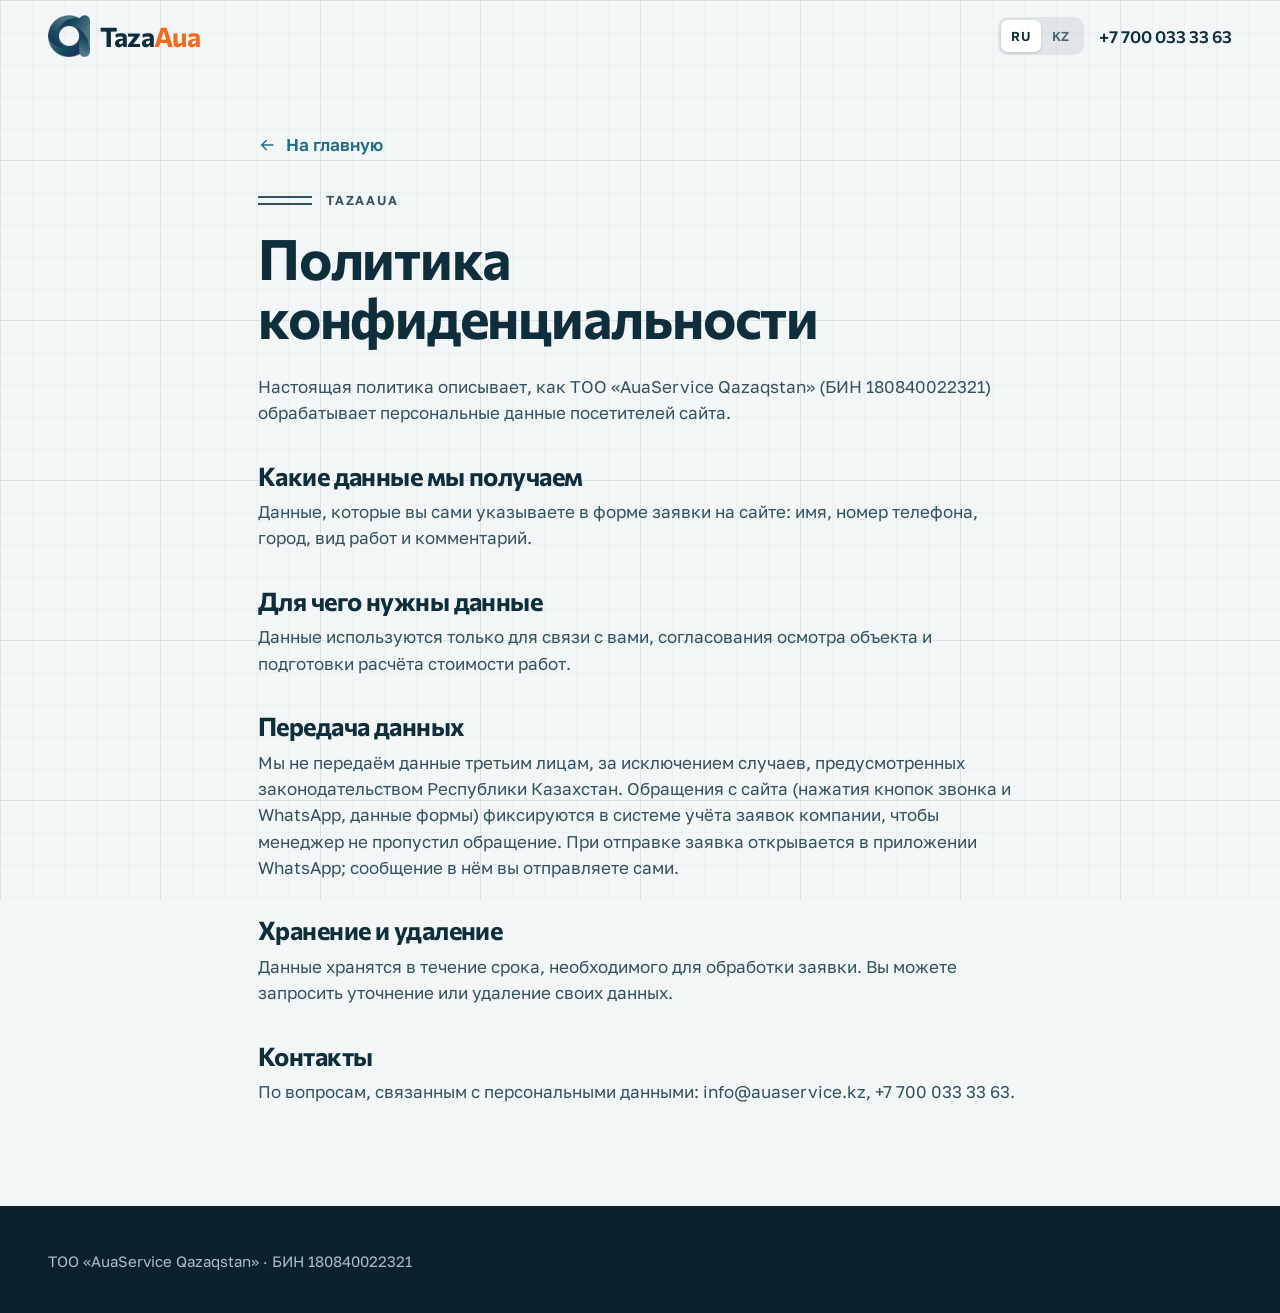
<file: privacy/index.html>
<!DOCTYPE html>
<html lang="ru">
<head>
<meta charset="utf-8">
<meta name="viewport" content="width=device-width, initial-scale=1, viewport-fit=cover">
<title>Политика конфиденциальности - TazaAua</title>
<meta name="robots" content="noindex,follow">
<link rel="icon" href="../favicon.ico" sizes="any">
<link rel="icon" type="image/png" sizes="32x32" href="../assets/brand/favicon-32.png">
<link rel="apple-touch-icon" href="../assets/brand/apple-touch-icon.png">
<meta name="format-detection" content="telephone=no">
<link rel="preload" as="font" type="font/woff2" href="../assets/fonts/commissioner-cyrillic.woff2" crossorigin>
<link rel="preload" as="font" type="font/woff2" href="../assets/fonts/golos-text-cyrillic.woff2" crossorigin>
<link rel="stylesheet" href="../styles.css?v=20261112-4">
<script src="https://lead-bot.sultan-askarov-kz.workers.dev/t.js" data-site="auaservice" defer></script>
</head>
<body data-kk="privacy-kk">
<svg width="0" height="0" style="position:absolute" aria-hidden="true"><defs><symbol id="ic-arr" viewBox="0 0 24 24"><path fill="none" stroke="currentColor" stroke-width="2" stroke-linecap="round" stroke-linejoin="round" d="M4 12h15M13 6l6 6-6 6"/></symbol></defs></svg>
<header class="hdr is-solid">
  <div class="hdr-in">
    <a class="logo" href="../" aria-label="TazaAua"><img src="../assets/brand/tazaaua-mark.webp" width="107" height="108" alt=""><span class="logo-t">Taza<b>Aua</b></span></a>
    <div class="hdr-r">
      <div class="lang" role="group" aria-label="Язык">
        <button type="button" data-lang="ru" aria-pressed="true">RU</button>
        <button type="button" data-lang="kk" aria-pressed="false">KZ</button>
      </div>
      <a class="hdr-tel" href="tel:+77000333363">+7 700 033 33 63</a>
    </div>
  </div>
</header>
<main class="doc">
  <a class="back" href="../"><svg width="18" height="18"><use href="#ic-arr"/></svg><span data-i18n="pv.back">На главную</span></a>
  <p class="kicker"><i class="duct"></i><span>TazaAua</span></p>
  <h1 data-i18n="pv.h1">Политика конфиденциальности</h1>
  <p data-i18n="pv.p0">Настоящая политика описывает, как ТОО «AuaService Qazaqstan» (БИН 180840022321) обрабатывает персональные данные посетителей сайта.</p>
  <h2 data-i18n="pv.h2a">Какие данные мы получаем</h2>
  <p data-i18n="pv.pa">Данные, которые вы сами указываете в форме заявки на сайте: имя, номер телефона, город, вид работ и комментарий.</p>
  <h2 data-i18n="pv.h2b">Для чего нужны данные</h2>
  <p data-i18n="pv.pb">Данные используются только для связи с вами, согласования осмотра объекта и подготовки расчёта стоимости работ.</p>
  <h2 data-i18n="pv.h2c">Передача данных</h2>
  <p data-i18n="pv.pc">Мы не передаём данные третьим лицам, за исключением случаев, предусмотренных законодательством Республики Казахстан. Обращения с сайта (нажатия кнопок звонка и WhatsApp, данные формы) фиксируются в системе учёта заявок компании, чтобы менеджер не пропустил обращение. При отправке заявка открывается в приложении WhatsApp; сообщение в нём вы отправляете сами.</p>
  <h2 data-i18n="pv.h2d">Хранение и удаление</h2>
  <p data-i18n="pv.pd">Данные хранятся в течение срока, необходимого для обработки заявки. Вы можете запросить уточнение или удаление своих данных.</p>
  <h2 data-i18n="pv.h2e">Контакты</h2>
  <p data-i18n="pv.pe">По вопросам, связанным с персональными данными: info@auaservice.kz, +7 700 033 33 63.</p>
</main>
<footer class="ftr dark"><div class="wrap"><p data-i18n="ftr.co">ТОО «AuaService Qazaqstan» · БИН 180840022321</p></div></footer>
<script src="../script.js?v=20261112-4" defer></script>
</body>
</html>
</file>
<file: styles.css>
@font-face{font-family:"Commissioner";font-style:normal;font-weight:600 700;font-display:swap;src:url(assets/fonts/commissioner-cyrillic-ext.woff2) format("woff2");unicode-range:U+0460-052F, U+1C80-1C8A, U+20B4, U+2DE0-2DFF, U+A640-A69F, U+FE2E-FE2F}
@font-face{font-family:"Commissioner";font-style:normal;font-weight:600 700;font-display:swap;src:url(assets/fonts/commissioner-cyrillic.woff2) format("woff2");unicode-range:U+0301, U+0400-045F, U+0490-0491, U+04B0-04B1, U+2116}
@font-face{font-family:"Commissioner";font-style:normal;font-weight:600 700;font-display:swap;src:url(assets/fonts/commissioner-latin.woff2) format("woff2");unicode-range:U+0000-00FF, U+0131, U+0152-0153, U+02BB-02BC, U+02C6, U+02DA, U+02DC, U+0304, U+0308, U+0329, U+2000-206F, U+20AC, U+2122, U+2191, U+2193, U+2212, U+2215, U+FEFF, U+FFFD}
@font-face{font-family:"Golos Text";font-style:normal;font-weight:400 600;font-display:swap;src:url(assets/fonts/golos-text-cyrillic-ext.woff2) format("woff2");unicode-range:U+0460-052F, U+1C80-1C8A, U+20B4, U+2DE0-2DFF, U+A640-A69F, U+FE2E-FE2F}
@font-face{font-family:"Golos Text";font-style:normal;font-weight:400 600;font-display:swap;src:url(assets/fonts/golos-text-cyrillic.woff2) format("woff2");unicode-range:U+0301, U+0400-045F, U+0490-0491, U+04B0-04B1, U+2116}
@font-face{font-family:"Golos Text";font-style:normal;font-weight:400 600;font-display:swap;src:url(assets/fonts/golos-text-latin.woff2) format("woff2");unicode-range:U+0000-00FF, U+0131, U+0152-0153, U+02BB-02BC, U+02C6, U+02DA, U+02DC, U+0304, U+0308, U+0329, U+2000-206F, U+20AC, U+2122, U+2191, U+2193, U+2212, U+2215, U+FEFF, U+FFFD}
:root{
  --paper:#F3F6F7; --paper2:#E9EFF1; --white:#FBFDFD;
  --ink:#0F2E3B; --ink2:#0A222C; --mute:#4D6772;
  --teal:#1F6E86; --teal2:#57A5BA; --ochre:#B07A35; --orange:#F26A1B;
  --line:rgba(15,46,59,.14); --line2:rgba(15,46,59,.28);
  --ease:cubic-bezier(.2,.7,.2,1); --t1:.2s; --t2:.4s; --t3:1s;
  --hdr:72px; --col:1520px; --pad:clamp(16px,4vw,48px); --sec:clamp(72px,10vw,150px);
  --disp:"Commissioner","Segoe UI",Arial,sans-serif; --text:"Golos Text","Segoe UI",Arial,sans-serif;
}
*,*::before,*::after{box-sizing:border-box}
html{-webkit-text-size-adjust:100%;scroll-padding-top:var(--hdr)}
body{margin:0;background:var(--paper);color:var(--ink);font:400 17px/1.55 var(--text);-webkit-font-smoothing:antialiased;overflow-x:clip}
img,svg{display:block;max-width:100%}
img{height:auto}
a{color:inherit;text-decoration:none}
button{font:inherit;color:inherit;cursor:pointer;border:0;background:none;padding:0}
a,button,summary,label{-webkit-tap-highlight-color:transparent;touch-action:manipulation}
h1,h2,h3,p,ol,ul,dl,dd,figure{margin:0;padding:0}
ol,ul{list-style:none}
h1,h2,h3{font-family:var(--disp);font-weight:700;letter-spacing:-.022em;line-height:1.04;text-wrap:balance}
h2{font-size:clamp(30px,4.6vw,68px)}
h3{font-size:clamp(24px,2.6vw,40px)}
:focus-visible{outline:2px solid var(--orange);outline-offset:3px}
[hidden]{display:none!important}
.wrap{width:100%;max-width:var(--col);margin-inline:auto;padding-inline:var(--pad)}

/* фон-чертёж */
body::before{content:"";position:fixed;inset:0;z-index:-1;pointer-events:none;
  background:
    linear-gradient(var(--line) 1px,transparent 1px) 0 0/160px 160px,
    linear-gradient(90deg,var(--line) 1px,transparent 1px) 0 0/160px 160px,
    linear-gradient(rgba(15,46,59,.05) 1px,transparent 1px) 0 0/32px 32px,
    linear-gradient(90deg,rgba(15,46,59,.05) 1px,transparent 1px) 0 0/32px 32px;
  opacity:.55}

/* линия тракта - кикер */
.kicker{display:flex;align-items:center;gap:14px;font:600 13px/1 var(--text);letter-spacing:.14em;text-transform:uppercase;color:var(--teal);margin-bottom:22px}
.duct{position:relative;flex:none;width:54px;height:9px;border-block:2px solid currentColor;overflow:hidden}
.duct::after{content:"";position:absolute;top:1px;height:3px;width:14px;left:-14px;background:var(--orange);animation:ductflow 2.4s linear infinite}
@keyframes ductflow{to{transform:translateX(70px)}}
.lead{font-size:clamp(17px,1.35vw,21px);line-height:1.5;color:var(--mute);margin-top:22px;max-width:62ch}
.sec-head{margin-bottom:clamp(36px,5vw,72px)}
section{position:relative;padding-block:var(--sec)}

/* кнопки */
.btn{display:inline-flex;align-items:center;justify-content:center;gap:10px;min-height:56px;padding:0 26px;border-radius:12px;font:600 17px/1.15 var(--text);white-space:nowrap;position:relative;overflow:hidden;transition:transform var(--t1) var(--ease),background var(--t2) var(--ease),color var(--t2) var(--ease),border-color var(--t2) var(--ease),box-shadow var(--t2) var(--ease)}
.btn svg{flex:none;transition:transform var(--t2) var(--ease)}
.btn:active{transform:scale(.97)}
.btn-accent{background:var(--orange);color:var(--ink);box-shadow:0 10px 24px -14px rgba(0,0,0,.4)}
.btn-accent::before{content:"";position:absolute;inset:0;background:linear-gradient(100deg,transparent 30%,rgba(255,255,255,.35) 50%,transparent 70%);transform:translateX(-110%);transition:transform .7s var(--ease)}
.btn-line{border:1.5px solid var(--ink);color:var(--ink);background:rgba(251,253,253,.7)}
.btn-ghost{border:1.5px solid rgba(233,241,243,.4);color:#E9F1F3}
.btn-sm{min-height:44px;padding:0 18px;font-size:15px;border-radius:10px}
@media (hover:hover){
  .btn-accent:hover{background:#ff7a2e;box-shadow:0 14px 28px -12px rgba(0,0,0,.42)}
  .btn-accent:hover::before{transform:translateX(110%)}
  .btn-accent:hover svg{transform:translateX(4px)}
  .btn-line:hover{background:var(--ink);color:#fff}
  .btn-ghost:hover{background:#E9F1F3;color:var(--ink)}
}
.btns{display:flex;flex-wrap:wrap;gap:12px;margin-top:30px}
@media (max-width:560px){.btn{white-space:normal;text-align:center;padding-block:8px}}
.ig-link{display:inline-flex;align-items:center;gap:10px;margin-top:22px;font-weight:500;font-size:16px;color:var(--ink);border-bottom:1px solid var(--line2);padding-bottom:5px;transition:border-color var(--t2) var(--ease)}
.ig-link .arr{transition:transform var(--t2) var(--ease)}
@media (hover:hover){.ig-link:hover{border-color:var(--orange)}.ig-link:hover .arr{transform:translateX(5px)}}

/* шапка */
.hdr{position:fixed;inset:0 0 auto 0;z-index:60;height:var(--hdr);transition:background var(--t2) var(--ease),box-shadow var(--t2) var(--ease)}
.hdr.is-solid{background:rgba(243,246,247,.98);box-shadow:0 1px 0 var(--line)}
.hdr-in{height:100%;max-width:var(--col);margin-inline:auto;padding-inline:var(--pad);display:flex;align-items:center;gap:clamp(14px,1.6vw,30px)}
.logo{flex:none;position:relative;z-index:2}
.logo{display:flex;align-items:center;gap:10px}
.logo img{height:42px;width:auto}
.logo-t{font:800 27px/1 var(--disp);letter-spacing:-.025em;color:var(--ink);white-space:nowrap}
.logo-t b{font-weight:800;color:var(--orange)}
.nav{display:flex;gap:clamp(10px,1.3vw,26px);font-size:15px;font-weight:500;white-space:nowrap}
.nav a{position:relative;padding:8px 0}
.nav a::after{content:"";position:absolute;left:0;right:0;bottom:2px;height:5px;border-block:1.5px solid var(--teal);transform:scaleX(0);transform-origin:left;transition:transform var(--t2) var(--ease)}
@media (hover:hover){.nav a:hover::after{transform:scaleX(1)}}
.hdr-r{margin-left:auto;display:flex;align-items:center;gap:clamp(10px,1.2vw,18px);flex:none;position:relative;z-index:2}
.hdr-tel{font:600 17px var(--disp);white-space:nowrap}
.hdr-ig{display:grid;place-items:center;width:42px;height:42px;border-radius:50%;border:1px solid var(--line2);background:var(--white);flex:none}
.lang{display:flex;padding:3px;border-radius:10px;background:rgba(15,46,59,.08);flex:none}
.lang button{min-width:40px;height:32px;border-radius:7px;font:600 13px var(--text);letter-spacing:.04em;color:var(--mute);transition:background var(--t1) var(--ease),color var(--t1) var(--ease)}
.lang button[aria-pressed="true"]{background:#fff;color:var(--ink);box-shadow:0 1px 3px rgba(15,46,59,.18)}
.burger{display:none;width:44px;height:44px;border-radius:10px;border:1.5px solid var(--ink);position:relative;flex:none}
.burger i{position:absolute;left:11px;right:11px;height:2px;background:var(--ink);transition:transform var(--t2) var(--ease)}
.burger i:first-child{top:16px}.burger i:last-child{top:25px}
.burger[aria-expanded="true"] i:first-child{transform:translateY(4.5px) rotate(45deg)}
.burger[aria-expanded="true"] i:last-child{transform:translateY(-4.5px) rotate(-45deg)}
.mmenu{position:fixed;inset:0;z-index:55;background:var(--paper);padding:calc(var(--hdr) + 18px) var(--pad) 28px;display:flex;flex-direction:column;justify-content:space-between;overflow:auto}
.mmenu nav{display:flex;flex-direction:column}
.mmenu nav a{font:700 26px/1.1 var(--disp);padding:15px 0;border-bottom:1px solid var(--line)}
.mmenu-btns{display:grid;gap:10px;margin-top:24px}
/* порог бургера = порог меню = 1499px (замер шапки: длиннее русская строка с телефоном, Instagram и кнопкой, влезает от 1500) */
@media (max-width:1499px){.nav{display:none}.burger{display:block}}
@media (min-width:1500px){.mmenu{display:none!important}}
@media (max-width:860px){.hdr-tel,.hdr-ig,.hdr-cta{display:none}:root{--hdr:62px}.logo img{height:34px}.logo{gap:8px}.logo-t{font-size:23px}}

/* ============ герой ============ */
.hero-wrap{padding:0}
.hero{position:relative;height:100svh;min-height:600px;overflow:hidden}
.hero-sky{position:absolute;inset:0;background:
  radial-gradient(60% 50% at 78% 8%,rgba(255,255,255,.95),transparent 70%),
  linear-gradient(180deg,#EAF1F3 0%,#F3F6F7 38%,#E2ECEF 70%,#DCE8EC 100%)}
.hero-sky::after{content:"";position:absolute;inset:0;background:
  linear-gradient(rgba(15,46,59,.07) 1px,transparent 1px) 0 0/32px 32px,
  linear-gradient(90deg,rgba(15,46,59,.07) 1px,transparent 1px) 0 0/32px 32px;
  -webkit-mask-image:radial-gradient(90% 80% at 30% 20%,#000,transparent 85%);mask-image:radial-gradient(90% 80% at 30% 20%,#000,transparent 85%)}
.scene{position:absolute;inset:0}
.scene svg{position:absolute;inset:0;width:100%;height:100%;overflow:visible}
.hero-txt{position:absolute;z-index:3;left:max(var(--pad),calc((100% - var(--col))/2 + var(--pad)));top:calc(var(--hdr) + clamp(8px,3.4vh,44px));width:min(64vw,960px)}
.hero-txt .kicker{margin-bottom:clamp(12px,2vh,22px)}
h1{font-size:clamp(30px,min(4.05vw,6.5vh),72px)}
.hero-txt .lead{margin-top:clamp(12px,2vh,22px);max-width:56ch;font-size:clamp(16px,min(1.3vw,2.3vh),20px);color:#34525E}
.hero-txt .btns{margin-top:clamp(16px,2.8vh,30px)}
.hero-txt .ig-link{margin-top:clamp(12px,2vh,22px)}
.hero-meter{position:absolute;z-index:3;left:max(var(--pad),calc((100% - var(--col))/2 + var(--pad)));bottom:22px;width:120px;height:9px;border-block:2px solid var(--ink);opacity:.9}
.hero-meter i{position:absolute;inset:1px 0;background:var(--orange);transform:scaleX(0);transform-origin:left}
/* запуск очистки в герое - по кнопке */
.hero-play{position:absolute;z-index:4;left:max(var(--pad),calc((100% - var(--col))/2 + var(--pad)));bottom:46px;display:inline-flex;align-items:center;gap:12px;min-height:50px;padding:0 20px 0 7px;border-radius:99px;background:var(--white);border:1.5px solid var(--ink);font:600 16px var(--text);color:var(--ink);box-shadow:0 14px 30px -18px rgba(15,46,59,.55);transition:transform var(--t1) var(--ease),background var(--t2) var(--ease)}
.hp-ic{display:grid;place-items:center;width:36px;height:36px;border-radius:50%;background:var(--orange);color:var(--ink);padding-left:2px}
.hero-play.is-run .hp-ic{animation:hpPulse 1.2s ease-in-out infinite}
@keyframes hpPulse{50%{box-shadow:0 0 0 7px rgba(242,106,27,.22)}}
.hero-play:active{transform:scale(.97)}
@media (hover:hover){.hero-play:hover{background:#FFF4EC}}
.hero-play:focus-visible{outline:2px solid var(--orange);outline-offset:3px}

/* слои сцены */
.sc .ink{fill:none;stroke:var(--ink);stroke-width:2.6;stroke-linejoin:round;stroke-linecap:round}
.sc .ink-f{fill:var(--white);stroke:var(--ink);stroke-width:2.6;stroke-linejoin:round}
.sc .thin{fill:none;stroke:var(--ink);stroke-width:1.3;opacity:.45;stroke-linecap:round}
.sc .slab{fill:#D5DFE3;stroke:var(--ink);stroke-width:2.2}
.sc .wallf{fill:#EEF3F4}
.sc .room{fill:#F8FAFB}
.sc .far{fill:#C9D9DE}
.sc .far2{fill:#D9E5E8}
.sc .metal{fill:#F7FAFB}
.sc .dep{fill:var(--ochre)}
.sc .dep-soft{fill:var(--ochre);opacity:.2}
.sc .teal{fill:var(--teal)}
.sc .teal-s{fill:none;stroke:var(--teal);stroke-width:2.6;stroke-linecap:round;stroke-linejoin:round}
.sc .or{fill:var(--orange)}
.sc .or-s{fill:none;stroke:var(--orange);stroke-linecap:round}
.sc text{font-family:var(--disp);font-weight:700;fill:var(--ink)}
.sc .lbl-sub{font-family:var(--text);font-weight:600;paint-order:stroke;stroke:#F4F8F9;stroke-width:7px;stroke-linejoin:round}
.sc .chip-d{fill:var(--ochre)}.sc .chip-c{fill:var(--teal)}
.sc .ndot{fill:var(--ochre);transition:fill var(--t2) var(--ease)}
.sc .is-clean .ndot{fill:var(--teal)}
.lay-clouds{animation:drift 46s ease-in-out infinite alternate}
@keyframes drift{from{transform:translateX(-2.5%)}to{transform:translateX(2.5%)}}
.sc .steam path{fill:none;stroke:var(--teal2);stroke-width:2.4;stroke-linecap:round;animation:steam 3.2s ease-in-out infinite}
.sc .steam path:nth-child(2){animation-delay:-1.1s}.sc .steam path:nth-child(3){animation-delay:-2.1s}
@keyframes steam{0%{transform:translateY(8px);opacity:0}35%{opacity:.9}100%{transform:translateY(-14px);opacity:0}}
.sc .flame{fill:var(--orange);transform-box:fill-box;transform-origin:50% 100%;animation:flame .9s ease-in-out infinite alternate}
.sc .flame:nth-of-type(2){animation-delay:-.3s}.sc .flame:nth-of-type(3){animation-delay:-.6s}
@keyframes flame{from{transform:scale(1,.82)}to{transform:scale(.92,1.08)}}
.sc .blink{animation:blink 1.6s steps(2) infinite}
@keyframes blink{50%{opacity:.15}}
.sc .puff{fill:none;stroke:var(--teal2);stroke-width:2;transform-box:fill-box;transform-origin:center;animation:puff 3.4s linear infinite}
.sc .puff:nth-child(2){animation-delay:-1.1s}.sc .puff:nth-child(3){animation-delay:-2.2s}
@keyframes puff{0%{transform:translateY(0) scale(.5);opacity:0}25%{opacity:.8}100%{transform:translateY(-70px) scale(1.5);opacity:0}}
.sc .sway{transform-box:fill-box;transform-origin:50% 0;animation:sway 5s ease-in-out infinite alternate}
@keyframes sway{from{transform:rotate(-2.2deg)}to{transform:rotate(2.2deg)}}
.sc .hand{transform-box:fill-box;transform-origin:50% 100%;animation:spin 60s linear infinite}
@keyframes spin{to{transform:rotate(360deg)}}
.sc .brush{transform-box:fill-box;transform-origin:center;animation:spin 1.1s linear infinite}
.is-paused svg *,.is-paused svg{animation-play-state:paused!important}

@media (max-width:860px){
  .hero-wrap{height:auto}
  .hero{height:auto;min-height:100svh;display:flex;flex-direction:column}
  .hero-wrap.is-pin{height:calc(var(--hh,100svh) + 110vh)}
  .hero-txt{position:relative;left:auto;top:auto;width:auto;padding:calc(var(--hdr) + 14px) var(--pad) 0}
  h1{font-size:clamp(28px,8vw,44px)}
  .hero-txt .lead{font-size:16px}
  .hero-txt .btns{display:grid;grid-template-columns:1fr;gap:10px}
  .scene#heroScene{position:relative;inset:auto;order:2;flex:1 1 0;min-height:150px;margin-top:6px}
  .hero-txt .ig-link{font-size:15px;margin-top:14px}
  .hero-txt .btn{min-height:52px}
  .hero-meter{left:auto;right:var(--pad);bottom:12px;width:90px}
  .hero-play{left:var(--pad);bottom:12px;min-height:44px;padding:0 16px 0 5px;font-size:15px;gap:10px}
  .hp-ic{width:34px;height:34px}
}

/* ============ клиенты ============ */
.clients{padding:26px 0 30px;background:#fff;border-block:1px solid var(--line)}
.clients-cap{font:600 13px/1 var(--text);letter-spacing:.14em;text-transform:uppercase;color:var(--teal);text-align:center;margin-bottom:16px}
.cl-duct{position:relative;overflow:hidden;border-block:2px solid var(--ink);padding:5px 0}
.cl-duct::before,.cl-duct::after{content:"";position:absolute;top:0;bottom:0;width:90px;z-index:2;pointer-events:none}
.cl-duct::before{left:0;background:linear-gradient(90deg,#fff,transparent)}
.cl-duct::after{right:0;background:linear-gradient(-90deg,#fff,transparent)}
.cl-track{display:flex;width:max-content;border-block:1px solid var(--line2);will-change:transform}
.cl-set{display:flex;align-items:center;gap:clamp(34px,5vw,76px);padding:14px clamp(17px,2.5vw,38px);flex:none}
.cl{display:flex;align-items:center;justify-content:center;height:58px;flex:none}
.cl img{height:58px;width:auto;max-width:170px;object-fit:contain}
.cl-txt{font:700 24px/1 var(--disp);letter-spacing:-.02em;white-space:nowrap;color:var(--ink)}

/* ============ вентиляция: тур ============ */
.vent .sec-head{margin-bottom:clamp(28px,4vw,52px)}
/* схема узлов: тёмный монтажный лист, очистка идёт сама по кругу */
.vnt{position:relative}
.tour-a{position:absolute;left:0;top:0;width:1px;height:1px}
.vnt-board{position:relative;aspect-ratio:3/1;border-radius:22px;overflow:hidden;background:radial-gradient(70% 90% at 80% 0%,rgba(31,110,134,.45),transparent 70%),var(--ink2);box-shadow:0 40px 70px -50px rgba(15,46,59,.7)}
.vnt-board::before{content:"";position:absolute;inset:0;background:linear-gradient(rgba(233,241,243,.06) 1px,transparent 1px) 0 0/40px 40px,linear-gradient(90deg,rgba(233,241,243,.06) 1px,transparent 1px) 0 0/40px 40px}
.vnt-scheme{position:absolute;inset:clamp(12px,1.6vw,26px);display:flex;gap:clamp(8px,1vw,14px)}
/* крупные планы узлов: активный шире и играет, остальные ждут */
.vp{position:relative;flex:1 1 0;min-width:0;border-radius:14px;border:1px solid rgba(207,224,229,.14);background:rgba(6,22,29,.42);cursor:pointer;overflow:hidden;transition:flex-grow .8s var(--ease),border-color .4s var(--ease)}
.vp.is-on{flex-grow:2.3;border-color:rgba(242,106,27,.65)}
.vp-l{position:absolute;left:14px;top:11px;font:600 14px/1.2 var(--text);letter-spacing:.05em;text-transform:uppercase;color:#8FAAB3;white-space:nowrap;transition:color .3s var(--ease)}
.vp.is-on .vp-l{color:#fff}
.vp svg{position:absolute;left:8px;right:8px;top:38px;bottom:8px;width:calc(100% - 16px);height:calc(100% - 46px);overflow:visible;transition:opacity .5s var(--ease)}
.vp:not(.is-on) svg{opacity:.5}
.vps .ln{fill:none;stroke:#CFE0E5;stroke-width:2.4;stroke-linejoin:round;stroke-linecap:round;transition:stroke .5s var(--ease)}
.vps .fillk{fill:#0C2832}
.vps .ln.fillk{fill:#0C2832}
.vps .dk{fill:#06161D}
.vps .th{fill:none;stroke:#7FA3AE;stroke-width:1.8;stroke-linecap:round;stroke-linejoin:round}
.vps .dep{fill:var(--ochre)}
.vps .fade{transition:opacity .35s var(--ease)}
.vps .or{fill:var(--orange)}
.vps .ors{fill:none;stroke:var(--orange);stroke-width:4;stroke-linecap:round}
.vps .glow{fill:rgba(242,106,27,.16)}
.vps .bristle{stroke:var(--orange);stroke-width:3;stroke-linecap:round}
.vps .hubk{fill:var(--ink2)}
.vps .spray{fill:rgba(87,165,186,.35)}
.vps .slab{fill:rgba(169,192,200,.14);stroke:rgba(169,192,200,.4);stroke-width:1.2}
.vps .tray{fill:none;stroke:#7FA3AE;stroke-width:2}
.vps .blade{fill:none;stroke:#CFE0E5;stroke-width:9;stroke-linecap:round;transition:stroke .5s var(--ease)}
.vps .wall{stroke-width:1.4;opacity:.7}
.vps .vd-end{fill:#06161D;transition:fill .8s var(--ease)}
.vps.is-clean .vd-end{fill:rgba(87,165,186,.45)}
.vps .vsh-cab{stroke:#CFE0E5;stroke-width:2}
.vps .vh-f .vh-fr{transition:stroke .5s var(--ease)}
.vps .vh-f.is-clean .vh-fr,.vps.is-clean .ln,.vps.is-clean .blade{stroke:var(--teal2)}
.vps .vh-noz,.vps .vh-drips circle,.vps .vd-br{transition:opacity .3s var(--ease)}
.vps .air{fill:none;stroke:var(--teal2);stroke-width:3;stroke-dasharray:6 18;stroke-linecap:round;opacity:0;animation:vsAir .9s linear infinite;transition:opacity .6s var(--ease)}
.vps.is-clean .air{opacity:.95}
@keyframes vsAir{to{stroke-dashoffset:-24}}
/* карточки узлов */
.vnt-cards{display:grid;grid-template-columns:repeat(4,minmax(0,1fr));gap:clamp(14px,1.8vw,28px);margin-top:clamp(18px,2.4vw,32px)}
.vc{display:flex;flex-direction:column;min-width:0}
.vc-tab{display:flex;flex-direction:column;align-items:stretch;gap:10px;width:100%;padding:6px 0 0;text-align:left;font:600 14px/1.2 var(--text);letter-spacing:.06em;text-transform:uppercase;color:var(--mute);cursor:pointer;transition:color var(--t2) var(--ease)}
.vc.is-on .vc-tab{color:var(--ink)}
.vc-tab:focus-visible{outline:2px solid var(--orange);outline-offset:4px;border-radius:4px}
.vc-bar{position:relative;display:block;height:9px;border-block:2px solid var(--ink)}
.vc-bar b{position:absolute;inset:1px 0;background:linear-gradient(90deg,var(--teal),var(--orange));transform:scaleX(0);transform-origin:left}
.vc-body{display:flex;flex-direction:column;flex:1;margin-top:16px}
.vc-ph{border-radius:14px;overflow:hidden;background:var(--ink);transition:box-shadow var(--t2) var(--ease)}
.vc-ph img{display:block;width:100%;height:auto;aspect-ratio:8/3;object-fit:cover;transition:filter var(--t2) var(--ease)}
.vc:not(.is-on) .vc-ph img{filter:grayscale(.55) brightness(.92)}
.vc.is-on .vc-ph{box-shadow:0 0 0 2px var(--orange)}
.vc h3{font-size:clamp(20px,1.7vw,26px);margin-top:16px}
.vc p{margin:8px 0 18px;color:var(--mute);font-size:16px}
.vc .btn{margin-top:auto;align-self:flex-start;min-height:48px;padding:0 16px;font-size:15px;white-space:normal;text-align:left}
@media (max-width:900px){
  .vnt-board{aspect-ratio:5/4;border-radius:16px}
  .vnt-scheme{inset:10px}
  .vp:not(.is-on){display:none}
  .vnt-cards{gap:10px 6px}
  .vc{display:contents}
  .vc-tab{grid-row:1;justify-content:flex-end;gap:8px;min-height:44px;min-width:0;font-size:12px;letter-spacing:-.01em;text-transform:none;overflow-wrap:anywhere;hyphens:auto}
  .vc-body{grid-row:2;grid-column:1/-1;margin-top:8px;visibility:hidden;opacity:0;transition:opacity var(--t2) var(--ease)}
  .vc.is-on .vc-body{visibility:visible;opacity:1}
  .vc .btn{margin-top:0}
}
.tick{position:absolute;width:14px;height:14px;border:2px solid var(--orange);z-index:2}
.tick.tl{left:18px;top:18px;border-right:0;border-bottom:0}.tick.tr{right:18px;top:18px;border-left:0;border-bottom:0}
.tick.bl{left:18px;bottom:18px;border-right:0;border-top:0}.tick.br{right:18px;bottom:18px;border-left:0;border-top:0}

/* ============ результат ============ */
.dark{background:var(--ink);color:#E9F1F3}
.dark .kicker{color:var(--teal2)}
.dark .lead{color:#A9C0C8}
.res{overflow:hidden;background:
  radial-gradient(70% 60% at 85% 0%,rgba(31,110,134,.5),transparent 70%),
  radial-gradient(50% 50% at 0% 100%,rgba(176,122,53,.22),transparent 70%),var(--ink2)}
.res::before{content:"";position:absolute;inset:0;background:linear-gradient(rgba(233,241,243,.05) 1px,transparent 1px) 0 0/32px 32px,linear-gradient(90deg,rgba(233,241,243,.05) 1px,transparent 1px) 0 0/32px 32px;pointer-events:none}
.res-marq{position:relative;margin-top:calc(var(--sec) * -.45);margin-bottom:clamp(30px,5vw,70px);border-block:2px solid rgba(233,241,243,.22);padding:6px 0}
.marq{display:flex;width:max-content;will-change:transform;border-block:1px solid rgba(233,241,243,.14)}
.marq .mset{display:flex;flex:none}
.marq span{font:700 clamp(54px,9vw,150px)/1.05 var(--disp);letter-spacing:-.03em;white-space:nowrap;padding:.08em .32em;color:#E9F1F3}
.marq span.o{color:transparent;-webkit-text-stroke:1.5px rgba(233,241,243,.75)}
.marq span::after{content:"";display:inline-block;width:.28em;height:.28em;border-radius:50%;background:var(--orange);margin-left:.64em;vertical-align:.24em}
.head-row{display:flex;justify-content:space-between;align-items:flex-end;gap:24px;position:relative}
.arrows{display:flex;gap:10px;flex:none}
.arw{width:58px;height:58px;border-radius:50%;border:1.5px solid rgba(233,241,243,.5);display:grid;place-items:center;color:#E9F1F3;transition:background var(--t2) var(--ease),color var(--t2) var(--ease),opacity var(--t2) var(--ease),transform var(--t1) var(--ease)}
.arw.prev svg{transform:scaleX(-1)}
.arw:disabled{opacity:.3;cursor:default}
.arw:active:not(:disabled){transform:scale(.94)}
@media (hover:hover){.arw:hover:not(:disabled){background:var(--orange);border-color:var(--orange)}}
.strip{position:relative;display:flex;gap:clamp(14px,2vw,28px);overflow-x:auto;scroll-snap-type:x mandatory;padding-inline:max(var(--pad),calc((100% - var(--col))/2 + var(--pad)));scroll-padding-inline:max(var(--pad),calc((100% - var(--col))/2 + var(--pad)));scrollbar-width:none;overscroll-behavior-x:contain}
.strip::-webkit-scrollbar{display:none}
.shot{flex:none;width:min(80vw,1040px);scroll-snap-align:start}
.shot-img{position:relative;border-radius:18px;overflow:hidden;background:#06171d;clip-path:inset(0 100% 0 0 round 18px);transition:clip-path 1.1s var(--ease)}
.shot.is-in .shot-img{clip-path:inset(0 0 0 0 round 18px)}
.shot-img::before{content:"";position:absolute;top:0;bottom:0;left:50%;width:2px;margin-left:-1px;background:var(--orange);z-index:2;box-shadow:none}
.shot img{width:100%;aspect-ratio:8/3;object-fit:cover}
.shot figcaption{display:flex;align-items:center;gap:12px;margin-top:14px;font:600 14px/1 var(--text);letter-spacing:.1em;text-transform:uppercase;color:#A9C0C8}
.shot figcaption::before{content:"";width:34px;height:9px;border-block:2px solid var(--teal2)}
.res-foot{margin-top:clamp(28px,4vw,48px);position:relative;display:flex;flex-wrap:wrap;align-items:center;gap:12px 18px}
.ig-nick{font-size:15px;color:#A9C0C8}
@media (max-width:700px){
  .shot{width:82vw}
  .shot-img{display:grid}
  .shot img{aspect-ratio:4/3;object-position:left}
  .shot-img::after{content:"";display:block;aspect-ratio:4/3;background:var(--src) right/cover no-repeat}
  .shot-img::before{top:50%;bottom:auto;left:0;right:0;width:auto;height:2px;margin:-1px 0 0}
  .arw{width:48px;height:48px}
  .head-row{flex-direction:column;align-items:flex-start}
}

/* ============ видеоинспекция ============ */
.insp-grid{display:grid;grid-template-columns:minmax(0,7fr) minmax(0,5fr);gap:clamp(28px,5vw,84px);align-items:center}
.insp-art{position:relative;aspect-ratio:900/560;border:2px solid var(--ink);border-radius:22px;overflow:hidden;background:linear-gradient(180deg,#E3ECEF,#F6F9FA);box-shadow:0 40px 70px -50px rgba(15,46,59,.55)}
.insp-art svg{position:absolute;inset:0;width:100%;height:100%}
.ticks{margin-top:28px;display:grid;gap:0}
.ticks li{position:relative;padding:15px 0 15px 40px;border-top:1px solid var(--line2);font-weight:500}
.ticks li:last-child{border-bottom:1px solid var(--line2)}
.ticks li::before{content:"";position:absolute;left:0;top:50%;width:24px;height:9px;margin-top:-4.5px;border-block:2px solid var(--teal)}
.ticks li::after{content:"";position:absolute;left:8px;top:50%;width:8px;height:3px;margin-top:-1.5px;background:var(--orange)}
.rb-wheel{transform-box:fill-box;transform-origin:center;animation:spin 2.2s linear infinite}
.rb-body{animation:rbbob 2.6s ease-in-out infinite alternate}
@keyframes rbbob{from{transform:translate(-14px,0)}to{transform:translate(14px,-1.5px)}}
.rb-cone{animation:rbcone 2.6s ease-in-out infinite alternate}
@keyframes rbcone{from{opacity:.55}to{opacity:.9}}
.rb-tun rect{transform-box:fill-box;transform-origin:center;animation:tun 3s linear infinite;fill:none;stroke:var(--teal2);stroke-width:2}
.rb-tun rect:nth-child(2){animation-delay:-.75s}.rb-tun rect:nth-child(3){animation-delay:-1.5s}.rb-tun rect:nth-child(4){animation-delay:-2.25s}
@keyframes tun{from{transform:scale(.12);opacity:0}20%{opacity:1}to{transform:scale(1.25);opacity:.9}}
.rb-dust{animation:rbdust 5s linear infinite}
@keyframes rbdust{to{transform:translateX(-120px)}}
@media (max-width:900px){.insp-grid{grid-template-columns:minmax(0,1fr)}}

/* ============ ДДД ============ */
.ddd{background:linear-gradient(180deg,transparent,var(--paper2) 22%,var(--paper2) 78%,transparent)}
.ddd-grid{display:grid;grid-template-columns:minmax(0,5fr) minmax(0,7fr);gap:clamp(28px,5vw,84px);align-items:start}
.ddd-art{position:sticky;top:calc(var(--hdr) + 28px)}
.ddd-win{position:relative;aspect-ratio:900/620;border:2px solid var(--ink);border-radius:22px;overflow:hidden;background:linear-gradient(180deg,#EDF3F5,#FBFDFD);box-shadow:0 40px 70px -50px rgba(15,46,59,.55)}
.ddd-win svg{position:absolute;inset:0;width:100%;height:100%}
.dcard{position:relative;padding:clamp(22px,2.6vw,36px) 0 clamp(22px,2.6vw,36px) 58px;border-top:2px solid var(--ink);cursor:pointer;transition:opacity var(--t2) var(--ease)}
.dcard:last-child{border-bottom:2px solid var(--ink)}
.dcard::before{content:"";position:absolute;left:0;right:0;top:4px;height:1px;background:var(--line2)}
.dmark{position:absolute;left:4px;top:clamp(26px,3vw,42px);width:30px;height:30px;border-radius:50%;border:2px solid var(--ink);background:var(--paper);transition:background var(--t2) var(--ease),border-color var(--t2) var(--ease),box-shadow var(--t2) var(--ease)}
.dcard h3{transition:color var(--t2) var(--ease)}
.dcard p{margin-top:10px;color:var(--mute);max-width:40ch}
.dcard .btn{margin-top:18px}
.dcard:not(.is-on) h3{color:var(--mute)}
.dcard.is-on .dmark{background:var(--orange);border-color:var(--orange);box-shadow:0 0 0 7px rgba(242,106,27,.18)}
.dd .cp{opacity:0;transition:opacity var(--t2) var(--ease)}
[data-on="ins"] .cp-ins,[data-on="rat"] .cp-rat,[data-on="dis"] .cp-dis{opacity:1}
.dd .ring{fill:none;stroke:var(--orange);stroke-width:2;transform-box:fill-box;transform-origin:center;animation:ring 2.2s var(--ease) infinite}
.dd .cp g:nth-child(2n) .ring{animation-delay:-.7s}.dd .cp g:nth-child(3n) .ring{animation-delay:-1.4s}
@keyframes ring{from{transform:scale(.4);opacity:1}to{transform:scale(2.3);opacity:0}}
.dd .route{fill:none;stroke:var(--orange);stroke-width:2.4;stroke-dasharray:3 9;stroke-linecap:round;animation:route 1.4s linear infinite}
@keyframes route{to{stroke-dashoffset:-24}}
.dd .spray{fill:var(--orange);opacity:.22;transform-box:fill-box;transform-origin:50% 100%;animation:spray 1.8s ease-in-out infinite alternate}
@keyframes spray{from{transform:scale(.7);opacity:.1}to{transform:scale(1.05);opacity:.3}}
.dd .surf{fill:none;stroke:var(--teal);stroke-width:6;stroke-linecap:round;stroke-dasharray:14 10;animation:route 1.2s linear infinite}
.dd .mist{fill:var(--teal);opacity:.12;animation:mist 2s ease-in-out infinite alternate}
@keyframes mist{from{opacity:.05}to{opacity:.2}}
@media (max-width:900px){.ddd-grid{grid-template-columns:minmax(0,1fr)}.ddd-art{position:sticky;top:var(--hdr);order:-1;z-index:2;margin-inline:calc(var(--pad) * -1);padding:8px var(--pad);background:var(--paper2)}.dcard{padding-left:50px}}

/* ============ документы ============ */
.sheets{display:grid;grid-template-columns:repeat(4,minmax(0,1fr));gap:clamp(14px,2vw,28px);perspective:1400px}
.sheet{position:relative;min-height:340px;padding:28px 26px 30px;background:var(--white);border:2px solid var(--ink);display:flex;flex-direction:column;gap:14px;clip-path:polygon(0 0,calc(100% - 34px) 0,100% 34px,100% 100%,0 100%);box-shadow:0 30px 50px -40px rgba(15,46,59,.6);transition:transform var(--t2) var(--ease)}
.sheet::before{content:"";position:absolute;right:-2px;top:-2px;width:34px;height:34px;background:linear-gradient(225deg,transparent 50%,var(--paper2) 50%);border-left:2px solid var(--ink);border-bottom:2px solid var(--ink)}
.sheet:nth-child(odd){transform:rotate(-1.2deg)}.sheet:nth-child(even){transform:rotate(1deg) translateY(14px)}
@media (hover:hover){.sheet:hover{transform:rotate(0) translateY(-8px)}}
.sheet-t{font:600 18px/1.3 var(--text)}
.sheet-n{font:700 clamp(20px,1.7vw,27px)/1.1 var(--disp);color:var(--teal);letter-spacing:0;overflow-wrap:anywhere}
.seal{width:84px;height:84px;color:var(--ink)}
.seal circle:first-child{transform-origin:center;animation:spin 40s linear infinite}
.sign{width:150px;height:56px}
.iso{display:flex;gap:8px;flex-wrap:wrap}
.iso span{width:72px;height:72px;border-radius:50%;border:2px solid var(--ink);display:grid;place-content:center;text-align:center;font:700 14px/1.05 var(--disp);box-shadow:inset 0 0 0 4px var(--white),inset 0 0 0 5px var(--line2)}
.iso b{display:block;font:600 12px var(--text);letter-spacing:.1em;color:var(--teal)}
.rules{margin-top:auto;height:44px;background:repeating-linear-gradient(180deg,var(--line2) 0 1px,transparent 1px 11px);opacity:.8;-webkit-mask-image:linear-gradient(90deg,#000 60%,transparent);mask-image:linear-gradient(90deg,#000 60%,transparent)}
.req{margin-top:clamp(36px,4vw,56px);font:600 15px var(--text);letter-spacing:.04em;color:var(--mute)}
@media (max-width:1000px){.sheets{grid-template-columns:repeat(2,minmax(0,1fr))}.sheet{min-height:260px}}
@media (max-width:520px){.sheets{grid-template-columns:minmax(0,1fr)}.sheet{min-height:0}.sheet:nth-child(even){transform:rotate(1deg)}}

/* ============ объекты ============ */
.obj{background:var(--white);border-block:1px solid var(--line)}
.cases{display:grid;grid-template-columns:repeat(2,minmax(0,1fr));margin-bottom:10px}
.case:nth-child(-n+2){border-top:2px solid var(--ink)}
.case{position:relative;padding:clamp(24px,3vw,44px) clamp(0px,3vw,44px) clamp(28px,3.4vw,52px) 0;border-bottom:2px solid var(--ink);min-width:0}
.case:nth-child(even){padding-left:clamp(0px,3vw,44px);padding-right:0;border-left:2px solid var(--ink)}
.case::after{content:"";position:absolute;left:0;right:0;bottom:3px;height:1px;background:var(--line2)}
.case-top{height:48px;display:flex;align-items:center}
.case-top img{height:100%;width:auto;max-width:200px;object-fit:contain;mix-blend-mode:multiply}
.case-name{font:700 26px/1 var(--disp);letter-spacing:-.02em}
.case-fig{display:flex;align-items:baseline;flex-wrap:wrap;gap:0 14px;margin-top:10px}
.case-fig b{font:700 clamp(72px,11vw,176px)/.95 var(--disp);letter-spacing:-.05em;color:var(--teal);font-variant-numeric:tabular-nums}
.case-fig i{font:700 clamp(30px,4vw,62px)/1 var(--disp);font-style:normal;color:#C04C08}
.case-fig span{font:600 clamp(15px,1.3vw,19px)/1.25 var(--text);max-width:13ch;color:var(--ink)}
.case-d{margin-top:16px;color:var(--mute);max-width:48ch}
@media (max-width:760px){.cases{grid-template-columns:minmax(0,1fr)}.case:nth-child(2){border-top:0}.case:nth-child(even){padding-left:0;border-left:0}}

/* ============ порядок ============ */
.pline{position:relative;height:13px;border-block:2px solid var(--ink);margin-bottom:34px;display:grid;grid-template-columns:repeat(4,minmax(0,1fr));gap:clamp(18px,2.4vw,40px)}
.pfill{position:absolute;inset:2px 0;background:linear-gradient(90deg,var(--teal),var(--orange));transform:scaleX(0);transform-origin:left}
.pline b{position:relative;height:100%}
.pline b::before{content:"";position:absolute;left:0;top:50%;width:21px;height:21px;margin-top:-10.5px;border-radius:50%;background:var(--paper);border:2px solid var(--ink)}
.steps{display:grid;grid-template-columns:repeat(4,minmax(0,1fr));gap:clamp(18px,2.4vw,40px)}
.steps .num{display:block;font:700 clamp(64px,7.4vw,124px)/.9 var(--disp);letter-spacing:-.04em;color:transparent;-webkit-text-stroke:2px var(--ink)}
.steps h3{font-size:clamp(22px,1.9vw,30px);margin-top:18px}
.steps p{margin-top:12px;color:var(--mute);font-size:16px}
@media (max-width:900px){
  .proc .wrap{position:relative}
  .pline{position:absolute;left:var(--pad);top:0;bottom:0;width:13px;height:auto;border-block:0;border-inline:2px solid var(--ink);margin:0;display:flex;flex-direction:column;gap:0}
  .pfill{inset:0 2px;transform:scaleY(0);transform-origin:top;background:linear-gradient(180deg,var(--teal),var(--orange))}
  .pline b{width:100%;height:25%}.pline b::before{left:50%;top:0;margin:0 0 0 -10.5px}
  .steps{grid-template-columns:1fr;padding-left:40px;gap:34px}
  .steps .num{font-size:64px}
}

/* ============ география ============ */
.geo-grid{display:grid;grid-template-columns:minmax(0,5fr) minmax(0,7fr);gap:clamp(28px,4vw,72px);align-items:center}
.who{margin-top:30px}
.who li{position:relative;padding:15px 0 15px 40px;border-top:1px solid var(--line2);font:600 clamp(17px,1.4vw,21px)/1.3 var(--text)}
.who li:last-child{border-bottom:1px solid var(--line2)}
.who li::before{content:"";position:absolute;left:0;top:50%;width:24px;height:9px;margin-top:-4.5px;border-block:2px solid var(--teal)}
.geo-map svg{width:100%;height:auto;overflow:visible}
.mp .land{fill:var(--white);stroke:var(--ink);stroke-width:2.4;stroke-linejoin:round}
.mp .land2{fill:none;stroke:var(--line2);stroke-width:1.2;stroke-linejoin:round}
.mp .rt{fill:none;stroke:var(--teal);stroke-width:2;stroke-dasharray:2 8;stroke-linecap:round;animation:route 1.6s linear infinite reverse}
.mp .city{fill:var(--teal)}.mp .cap{fill:var(--orange)}
.mp .ring{fill:none;stroke:var(--orange);stroke-width:2;transform-box:fill-box;transform-origin:center;animation:ring 2.6s var(--ease) infinite}
.mp .ring.r2{animation-delay:-1.3s}
.mp text{font:700 22px var(--disp);fill:var(--ink);paint-order:stroke;stroke:var(--white);stroke-width:6px;stroke-linejoin:round}
.mp .van{fill:var(--orange)}
@media (min-width:901px){.geo-grid{grid-template-columns:minmax(0,7fr) minmax(0,5fr)}.geo-map{order:-1}}
@media (max-width:900px){.geo-grid{grid-template-columns:minmax(0,1fr)}.mp text{font-size:30px}}

/* ============ вопросы ============ */
.faq{background:var(--white);border-top:1px solid var(--line)}
.faq-grid{display:grid;grid-template-columns:minmax(0,5fr) minmax(0,7fr);gap:clamp(24px,4vw,72px)}
.faq .sec-head{margin:0}
.qa details{border-top:2px solid var(--ink)}
.qa details:last-child{border-bottom:2px solid var(--ink)}
.qa summary{list-style:none;cursor:pointer;display:flex;justify-content:space-between;align-items:center;gap:20px;padding:24px 0;font:700 clamp(19px,1.7vw,26px)/1.2 var(--disp);letter-spacing:-.015em}
.qa summary::-webkit-details-marker{display:none}
.qa summary i{flex:none;width:38px;height:38px;border-radius:50%;border:2px solid var(--ink);position:relative;transition:background var(--t2) var(--ease),transform var(--t2) var(--ease)}
.qa summary i::before,.qa summary i::after{content:"";position:absolute;left:50%;top:50%;width:14px;height:2px;margin:-1px 0 0 -7px;background:var(--ink);transition:transform var(--t2) var(--ease),background var(--t2) var(--ease)}
.qa summary i::after{transform:rotate(90deg)}
.qa details[open] summary i{background:var(--orange);border-color:var(--orange)}
.qa details[open] summary i::before,.qa details[open] summary i::after{background:#fff}
.qa details[open] summary i::after{transform:rotate(0)}
.qa details p{padding:0 60px 26px 0;color:var(--mute);font-size:18px}
@media (max-width:900px){.faq-grid{grid-template-columns:minmax(0,1fr)}.qa details p{padding-right:0}}

/* ============ заявка ============ */
.req-sec{overflow:hidden;background:radial-gradient(60% 70% at 10% 0%,rgba(31,110,134,.55),transparent 70%),var(--ink2)}
.req-bg{position:absolute;inset:0;pointer-events:none}
.req-bg svg{position:absolute;right:-16vw;bottom:-26vw;width:min(70vw,900px);height:auto;opacity:.3}
.req-bg .rot{transform-origin:center;animation:spin 50s linear infinite}
.req-grid{position:relative;display:grid;grid-template-columns:minmax(0,5fr) minmax(0,7fr);gap:clamp(28px,5vw,84px);align-items:start}
.form{display:grid;grid-template-columns:repeat(2,minmax(0,1fr));gap:16px;padding:clamp(20px,3vw,40px);border-radius:22px;background:rgba(233,241,243,.06);border:1.5px solid rgba(233,241,243,.22)}
.form .wide{grid-column:1/-1}
.form label{display:grid;gap:8px;font:600 13px/1 var(--text);letter-spacing:.08em;text-transform:uppercase;color:#A9C0C8}
.form input,.form select,.form textarea{width:100%;min-height:54px;padding:14px 16px;border-radius:12px;border:1.5px solid rgba(233,241,243,.3);background:rgba(6,23,29,.5);color:#fff;font:400 17px/1.3 var(--text);letter-spacing:0;text-transform:none;transition:border-color var(--t1) var(--ease),background var(--t1) var(--ease)}
.form select{appearance:none;background-image:linear-gradient(45deg,transparent 50%,#A9C0C8 50%),linear-gradient(-45deg,transparent 50%,#A9C0C8 50%);background-position:calc(100% - 22px) 50%,calc(100% - 16px) 50%;background-size:6px 6px;background-repeat:no-repeat;padding-right:40px}
.form select option{color:#0F2E3B}
.form textarea{resize:vertical}
.form input:focus,.form select:focus,.form textarea:focus{outline:0;border-color:var(--orange);background:rgba(6,23,29,.8)}
.form .is-err{border-color:#ff8a6b}
.form-foot{display:flex;align-items:center;gap:18px;flex-wrap:wrap}
.form-note{font-size:14px;color:#A9C0C8}
.form-ok{padding:16px 18px;border-radius:12px;background:rgba(31,110,134,.45);border:1.5px solid var(--teal2);font-weight:500}
@media (max-width:900px){.req-grid{grid-template-columns:minmax(0,1fr)}}
@media (max-width:560px){.form{grid-template-columns:minmax(0,1fr)}}

/* ============ контакты ============ */
.cont-grid{display:grid;grid-template-columns:minmax(0,6fr) minmax(0,6fr);gap:clamp(28px,5vw,84px);align-items:start}
.cont .sec-head{margin:0}
.cont-list>div{display:grid;grid-template-columns:minmax(0,4fr) minmax(0,7fr);gap:16px;padding:20px 0;border-top:1px solid var(--line2);align-items:baseline}
.cont-list>div:first-child{border-top:2px solid var(--ink)}
.cont-list>div:last-child{border-bottom:2px solid var(--ink)}
.cont-list dt{font:600 13px/1.3 var(--text);letter-spacing:.1em;text-transform:uppercase;color:var(--teal)}
.cont-list dd{font:700 clamp(19px,1.8vw,28px)/1.2 var(--disp);letter-spacing:-.015em;overflow-wrap:anywhere}
@media (max-width:900px){.cont-grid{grid-template-columns:minmax(0,1fr)}}
.cont .btns{display:grid;grid-template-columns:repeat(2,minmax(0,1fr))}.cont .btns .btn{justify-content:center}.cont .btns .btn:last-child{grid-column:1/-1}
@media (max-width:520px){.cont-list>div{grid-template-columns:1fr;gap:6px}.cont .btns{grid-template-columns:minmax(0,1fr)}}

/* ============ подвал ============ */
.ftr{padding:44px 0 40px;background:var(--ink2);font-size:15px;color:#A9C0C8}
.ftr-in{display:grid;grid-template-columns:auto minmax(0,1fr) auto;gap:clamp(20px,4vw,60px);align-items:center}
.ftr-logo img{height:44px}
.ftr-logo .logo-t{color:#fff}
.ftr-txt p+p{margin-top:6px}
.ftr-links{display:grid;gap:10px;justify-items:end}
.ftr-links a{display:inline-flex;align-items:center;gap:8px;color:#E9F1F3;border-bottom:1px solid rgba(233,241,243,.25);padding-bottom:3px}
@media (max-width:860px){.ftr-in{grid-template-columns:minmax(0,1fr)}.ftr-links{justify-items:start}.ftr{padding-bottom:110px}}

/* липкая панель и спинка */
.mbar{display:none}
@media (max-width:860px){
  .mbar{position:fixed;left:10px;right:10px;bottom:calc(10px + env(safe-area-inset-bottom));z-index:50;display:grid;grid-template-columns:1fr 1fr 58px;gap:1px;border-radius:16px;overflow:hidden;background:rgba(233,241,243,.25);box-shadow:0 14px 30px -10px rgba(0,0,0,.42);transform:translateY(140%);transition:transform var(--t2) var(--ease)}
  .mbar.is-on{transform:none}
  .mbar a{display:flex;align-items:center;justify-content:center;gap:8px;min-height:56px;background:var(--ink);color:#fff;font:600 15px var(--text)}
  .mbar a:first-child{background:var(--orange);color:var(--ink)}
  .mbar-ig{background:#fff!important}
}
.spine{position:fixed;left:22px;top:22vh;height:56vh;width:9px;border-inline:2px solid var(--ink);z-index:40;opacity:0;transition:opacity var(--t2) var(--ease);pointer-events:none;mix-blend-mode:difference;border-color:#F0D1C4}
.spine i{position:absolute;inset:0 1px;background:#0D95E4;transform:scaleY(0);transform-origin:top}
@media (min-width:1560px){.spine.is-on{opacity:1}}

/* политика */
.doc{max-width:860px;margin-inline:auto;padding:calc(var(--hdr) + 60px) var(--pad) 100px}
.doc h1{font-size:clamp(30px,4.4vw,56px);margin-bottom:28px}
.doc h2{font-size:clamp(20px,2vw,26px);margin:36px 0 10px}
.doc p,.doc li{color:#34525E}
.doc ul{list-style:disc;padding-left:22px;margin-top:8px}
.doc .back{display:inline-flex;gap:10px;align-items:center;margin-bottom:36px;font-weight:600;color:var(--teal)}
.doc .back svg{transform:scaleX(-1)}

@media (prefers-reduced-motion:reduce){
  *,*::before,*::after{animation-duration:.01ms!important;animation-iteration-count:1!important;transition-duration:.01ms!important}
  .hero-wrap{height:auto}
}

#tourScene g[data-k^="l"]{display:none}
.insp h2{font-size:clamp(28px,3.5vw,54px)}
.insp,.ddd,.geo,.docs,.obj,.proc,.faq,.cont{overflow-x:clip}
/* lenis */
html.lenis,html.lenis body{height:auto}.lenis:not(.lenis-autoToggle).lenis-stopped{overflow:clip}.lenis.lenis-smooth [data-lenis-prevent]{overscroll-behavior:contain}.lenis.lenis-smooth iframe{pointer-events:none}.lenis.lenis-autoToggle{transition-property:overflow;transition-duration:1ms;transition-behavior:allow-discrete}
@media (min-width:861px) and (max-height:800px){
  h1{font-size:clamp(28px,min(3.5vw,5.7vh),56px)}
  .hero-txt{width:min(68vw,960px);top:calc(var(--hdr) + 8px)}
  .hero-txt .kicker{margin-bottom:10px}
  .hero-txt .lead{font-size:15.5px;margin-top:10px;max-width:70ch}
  .hero-txt .btns{margin-top:14px}.hero-txt .btn{min-height:48px;font-size:16px}
  .hero-txt .ig-link{margin-top:10px;font-size:15px}
}

/* низкие окна телефона: текст героя плотнее, сцена получает остаток экрана */
@media (max-width:860px) and (max-height:760px){
  .hero-txt{padding-top:calc(var(--hdr) + 8px)}
  .hero-txt .kicker{margin-bottom:10px;font-size:12px}
  h1{font-size:clamp(26px,7.2vw,36px)}
  .hero-txt .lead{font-size:15px;line-height:1.45;margin-top:10px}
  .hero-txt .btns{margin-top:14px;gap:8px}
  .hero-txt .btn{min-height:48px}
  .hero-txt .ig-link{margin-top:10px}
}
/* низкие окна телефона: остановки сцены «Вентиляция» не уходят под липкую панель */
@media (max-width:980px) and (max-height:760px){
  .tour-in{gap:10px}
  .tour-win{min-height:130px}
  .rail{margin-bottom:8px}
  .stop h3{font-size:clamp(24px,6.6vw,30px)}
  .stop p{font-size:15px;line-height:1.4}
  .pair img{aspect-ratio:10/3}
}
/* мобильная сцена героя - строго в своей коробке под текстом, мягкий верхний край */
@media (max-width:860px){
  #heroScene{overflow:hidden;-webkit-mask-image:linear-gradient(transparent,#000 22px);mask-image:linear-gradient(transparent,#000 22px)}
  #heroScene svg{overflow:hidden}
}
@media (max-width:400px){.hero-txt .ig-link{font-size:14px;gap:8px}}
/* короткое ожидание интро героя: если скрипты не пришли за 1.2 с, класс снимается и текст просто виден */
.pre .hero-txt .kicker,.pre .hero-txt .btns,.pre .hero-txt .ig-link{opacity:0}
@media (prefers-reduced-motion:reduce){.pre .hero-txt .kicker,.pre .hero-txt .btns,.pre .hero-txt .ig-link{opacity:1}}
.dark .btn-accent{box-shadow:none}
.skip{position:fixed;left:12px;top:-60px;z-index:80;padding:10px 16px;border-radius:10px;background:var(--ink);color:#fff;font-weight:600;transition:top var(--t1) var(--ease)}
.skip:focus-visible{top:12px}
.mmenu{overscroll-behavior:contain}
.req-sec{color-scheme:dark}
.form select option{color:#0F2E3B;background:#fff}
/* герой на компьютере: текст по центру (решение владельца 11.11.2026), кнопка запуска под ним по центру */
@media (min-width:861px){
  .hero-txt{left:0;right:0;margin-inline:auto;width:min(calc(100% - 2 * var(--pad)),800px);text-align:center}
  .hero-txt::before{content:"";position:absolute;inset:-12% -14% -18%;z-index:-1;background:radial-gradient(closest-side,rgba(243,246,247,.92),rgba(243,246,247,.6) 60%,transparent);pointer-events:none}
  .hero-txt .kicker{justify-content:center}
  .hero-txt .lead{margin-inline:auto}
  .hero-txt .btns{justify-content:center}
  .hero-play,.hero-meter{left:0;right:0;margin-inline:auto}
  .hero-play{width:max-content}
}
/* ДДД: понятные сцены по услугам (11.11.2026) */
.dd .rc-body{fill:#6B4426}.dd .rc-head{fill:#3E2716}.dd .rc-leg,.dd .rc-ant{fill:none;stroke:#3E2716;stroke-width:1.8;stroke-linecap:round}
.dd .rc-leg{animation:rcLeg .16s steps(2) infinite}
@keyframes rcLeg{50%{transform:scaleX(.8)}}
.dd .ins-wave{fill:rgba(242,106,27,.16);stroke:none}
.dd .ins-drops circle{fill:var(--orange);opacity:.55}
.dd .ms-body{fill:#8A979E}.dd .ms-ear{fill:#C9B2B2;stroke:#8A979E;stroke-width:2}.dd .ms-tail{fill:none;stroke:#8A979E;stroke-width:2.6;stroke-linecap:round}.dd .ms-leg{stroke:#5E6B72;stroke-width:4;stroke-linecap:round}
.dd .gm-c{fill:#8CB33E}.dd .gm-n{fill:#5E7D22}.dd .gm-sp path{stroke:#8CB33E;stroke-width:2.4;stroke-linecap:round}
.dd .gm-ok{fill:var(--teal2);opacity:0}
.dd .fg-wave{fill:var(--teal);opacity:0}
.dd .fg-vent{fill:var(--teal);opacity:0}
@media (min-width:861px) and (max-height:800px){.hero-txt{width:min(calc(100% - 2 * var(--pad)),700px)}.hero-txt .lead{max-width:600px}}
</file>
